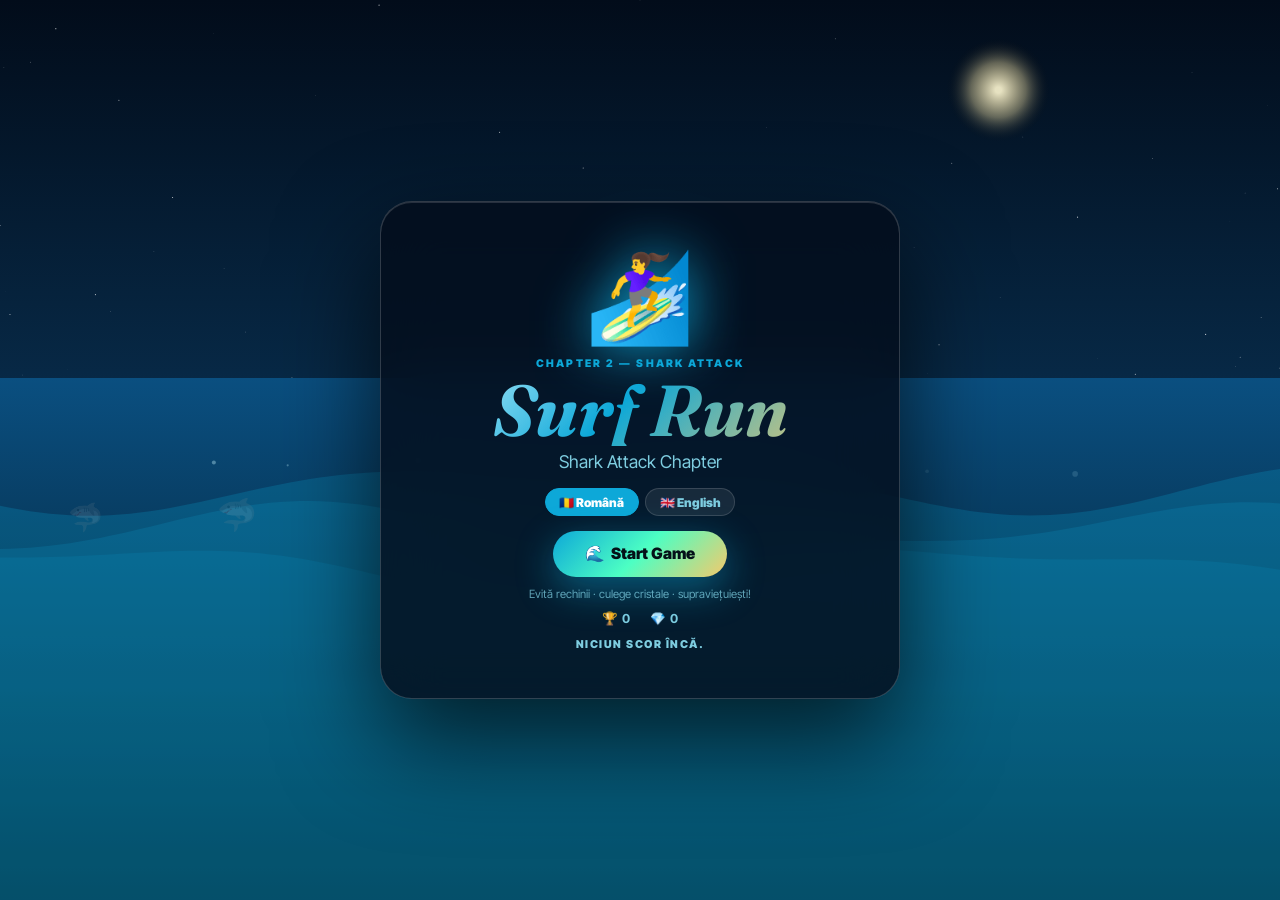
<file: index.html>
<!DOCTYPE html>
<html lang="ro">
<head>
<meta charset="UTF-8"/>
<meta name="viewport" content="width=device-width, initial-scale=1.0, user-scalable=no"/>
<title>Surf Run — Shark Attack</title>
<style>
@import url('https://fonts.googleapis.com/css2?family=Fraunces:ital,wght@0,900;1,900&family=Inter+Tight:wght@400;700;900&display=swap');
:root{
  --ocean:#051a2e;--deep:#041018;--wave:#0da8d8;--foam:#c2f2ff;
  --sand:#f5c96b;--coral:#ff5e62;--good:#4dffc3;--purple:#b06fff;
  --text:#f0faff;--muted:#7ecde0;--border:rgba(255,255,255,.14);
  --panel:rgba(4,18,36,.88);--shadow:0 20px 60px rgba(0,0,0,.6);
  --ctrl-h:70px;
}
*{box-sizing:border-box;margin:0;padding:0;-webkit-tap-highlight-color:transparent;}
html,body{height:100%;width:100%;overflow:hidden;}
body{font-family:'Inter Tight',system-ui,sans-serif;color:var(--text);background:var(--deep);}
button{border:0;cursor:pointer;font:inherit;}canvas{display:block;}

/* SPLASH */
#splash{position:fixed;inset:0;z-index:80;display:flex;align-items:center;justify-content:center;padding:1rem;overflow:hidden;}
#sc{position:absolute;inset:0;width:100%;height:100%;}
#splash.out{animation:splashOut .5s forwards;}
@keyframes splashOut{to{opacity:0;transform:scale(1.03);visibility:hidden;pointer-events:none;}}
.splash-card{
  position:relative;z-index:2;width:min(520px,100%);
  padding:clamp(1.4rem,4vw,2.6rem);text-align:center;
  border:1px solid rgba(255,255,255,.18);border-radius:32px;
  background:rgba(4,14,28,.84);
  box-shadow:0 40px 100px rgba(0,0,0,.7),inset 0 1px 0 rgba(255,255,255,.14);
  backdrop-filter:blur(28px);animation:cardIn .6s cubic-bezier(.22,1,.36,1) both;
}
@keyframes cardIn{from{opacity:0;transform:translateY(28px) scale(.96)}to{opacity:1;transform:none}}
.splash-icon{font-size:clamp(3rem,11vw,5.5rem);display:block;margin-bottom:.4rem;animation:surfFloat 2.4s ease-in-out infinite;filter:drop-shadow(0 0 28px rgba(13,168,216,.95));}
@keyframes surfFloat{0%,100%{transform:translateY(0) rotate(-4deg)}50%{transform:translateY(-15px) rotate(5deg)}}
.eyebrow{font-size:.66rem;font-weight:900;letter-spacing:.2em;text-transform:uppercase;color:var(--wave);margin-bottom:.3rem;}
.splash-card h1{font-family:'Fraunces',serif;font-style:italic;font-size:clamp(2.2rem,7vw,4.5rem);line-height:1;background:linear-gradient(135deg,#c2f2ff 0%,#0da8d8 45%,#f5c96b 100%);-webkit-background-clip:text;-webkit-text-fill-color:transparent;background-clip:text;}
.splash-tagline{font-size:clamp(.82rem,2vw,1.1rem);color:var(--muted);margin:.3rem 0 1rem;font-weight:400;}
.splash-lang{display:flex;gap:.4rem;justify-content:center;margin-bottom:.9rem;}
.splash-lang button{padding:.35rem .85rem;border-radius:999px;font-size:.76rem;font-weight:900;background:rgba(255,255,255,.08);border:1px solid var(--border);color:var(--muted);transition:all .18s;}
.splash-lang button.active{background:var(--wave);color:#fff;border-color:var(--wave);}
.start-btn{display:inline-flex;align-items:center;gap:.4rem;padding:.85rem 2rem;border-radius:999px;font-size:.98rem;font-weight:900;background:linear-gradient(135deg,#0da8d8,#4dffc3,#f5c96b);color:#041118;box-shadow:0 12px 38px rgba(13,168,216,.48);transition:transform .18s;position:relative;overflow:hidden;}
.start-btn::after{content:'';position:absolute;inset:0;background:linear-gradient(90deg,transparent,rgba(255,255,255,.32),transparent);transform:translateX(-100%);animation:shine 2.2s infinite;}
@keyframes shine{60%,100%{transform:translateX(120%)}0%{transform:translateX(-100%)}}
.start-btn:hover{transform:translateY(-3px);}
.splash-hint{font-size:.71rem;color:var(--muted);margin-top:.6rem;opacity:.75;}
.splash-hs{display:flex;justify-content:center;gap:1.2rem;margin:.65rem 0 0;font-size:.78rem;color:var(--muted);}
.splash-hs span{display:flex;align-items:center;gap:.28rem;font-weight:700;}

/* LEADERBOARD on splash */
.splash-lb{margin:.7rem 0 0;text-align:left;}
.splash-lb-title{font-size:.62rem;font-weight:900;letter-spacing:.14em;text-transform:uppercase;color:var(--muted);margin-bottom:.35rem;text-align:center;}
.lb-row{display:flex;align-items:center;gap:.5rem;padding:.28rem .5rem;border-radius:8px;font-size:.74rem;}
.lb-row:nth-child(odd){background:rgba(255,255,255,.04);}
.lb-rank{font-weight:900;color:var(--muted);width:16px;text-align:center;}
.lb-rank.gold{color:#f5c96b;}
.lb-score{font-weight:900;flex:1;}
.lb-skin{font-size:.9rem;}
.lb-date{font-size:.62rem;color:var(--muted);margin-left:auto;}

/* SHELL */
#shell{position:fixed;inset:0;display:flex;flex-direction:column;overflow:hidden;padding:.6rem;gap:.6rem;}
.topbar{flex-shrink:0;display:flex;justify-content:space-between;align-items:center;gap:.5rem;flex-wrap:wrap;padding:.55rem .85rem;border:1px solid var(--border);border-radius:18px;background:var(--panel);backdrop-filter:blur(18px);box-shadow:var(--shadow);}
.topbar-title{display:flex;align-items:center;gap:.6rem;}
.topbar h1{font-family:'Fraunces',serif;font-style:italic;font-size:clamp(1.1rem,2.5vw,1.55rem);background:linear-gradient(90deg,#c2f2ff,#0da8d8);-webkit-background-clip:text;-webkit-text-fill-color:transparent;background-clip:text;}
.mode-pill{padding:.18rem .6rem;border-radius:999px;font-size:.64rem;font-weight:900;background:linear-gradient(135deg,var(--wave),var(--good));color:#041118;}
.top-actions{display:flex;gap:.32rem;flex-wrap:wrap;}
.ghost-btn{padding:.42rem .75rem;border-radius:999px;font-size:.76rem;font-weight:700;border:1px solid var(--border);background:rgba(255,255,255,.07);color:var(--text);transition:all .18s;}
.ghost-btn:hover{background:rgba(255,255,255,.14);transform:translateY(-1px);}
.ghost-btn.snd-on{border-color:var(--good);color:var(--good);}

.layout{flex:1;min-height:0;display:grid;grid-template-columns:248px 1fr;gap:.6rem;}

/* PANEL */
.panel{display:flex;flex-direction:column;gap:.42rem;border:1px solid var(--border);border-radius:20px;background:var(--panel);backdrop-filter:blur(18px);box-shadow:var(--shadow);padding:.72rem;overflow-y:auto;scrollbar-width:none;}
.panel::-webkit-scrollbar{display:none;}
.panel h2{font-size:.66rem;font-weight:900;letter-spacing:.14em;text-transform:uppercase;color:var(--muted);margin-bottom:.18rem;}
.mode-grid{display:grid;grid-template-columns:1fr 1fr;gap:.32rem;}
.mode-btn{padding:.55rem .35rem;border-radius:12px;font-size:.72rem;font-weight:700;border:1px solid var(--border);background:rgba(255,255,255,.06);color:var(--text);transition:all .2s;}
.mode-btn:hover{transform:translateY(-2px);}
.mode-btn.active{background:linear-gradient(135deg,var(--wave),var(--good));color:#041118;border-color:transparent;}
.mission-list{list-style:none;display:flex;flex-direction:column;gap:.32rem;}
.mission-list li{padding:.48rem .58rem;border:1px solid var(--border);border-radius:11px;background:rgba(255,255,255,.04);transition:border-color .3s;}
.mission-list li.done-item{border-color:rgba(77,255,195,.28);}
.mission-list strong{display:block;font-size:.76rem;}
.mission-list small{display:block;margin-top:.12rem;color:var(--muted);font-size:.68rem;}
.mission-list .done{color:var(--good);}

/* achievements */
.ach-grid{display:grid;grid-template-columns:1fr 1fr;gap:.3rem;}
.ach-badge{padding:.42rem .35rem;border-radius:11px;border:1px solid var(--border);background:rgba(255,255,255,.04);text-align:center;font-size:.7rem;transition:all .25s;}
.ach-badge .ach-icon{font-size:1.2rem;display:block;margin-bottom:.15rem;filter:grayscale(1);opacity:.4;transition:all .3s;}
.ach-badge.earned .ach-icon{filter:none;opacity:1;}
.ach-badge.earned{border-color:rgba(245,201,107,.35);background:rgba(245,201,107,.07);}
.ach-badge .ach-name{font-size:.62rem;color:var(--muted);}
.ach-badge.earned .ach-name{color:var(--sand);}

.shop-grid{display:flex;flex-direction:column;gap:.32rem;}
.shop-item{width:100%;padding:.5rem .62rem;display:grid;grid-template-columns:auto 1fr auto;gap:.42rem;align-items:center;text-align:left;border:1px solid var(--border);border-radius:12px;background:rgba(255,255,255,.05);color:var(--text);font-weight:700;font-size:.76rem;transition:all .2s;}
.shop-item:hover{transform:translateY(-2px);}
.shop-item.equipped{border-color:var(--good);box-shadow:0 0 14px rgba(77,255,195,.18);}
.shop-item small{color:var(--muted);font-weight:400;font-size:.7rem;}
.powerup-grid{display:grid;grid-template-columns:1fr 1fr;gap:.32rem;}
.powerup-btn{padding:.55rem .35rem;border-radius:12px;font-size:.68rem;font-weight:700;text-align:center;border:1px solid var(--border);background:rgba(255,255,255,.06);color:var(--text);transition:all .2s;display:flex;flex-direction:column;align-items:center;gap:.12rem;}
.powerup-btn:hover{transform:translateY(-2px);}
.powerup-btn .cost{font-size:.62rem;color:var(--muted);font-weight:400;}
.danger-btn{padding:.58rem .85rem;border-radius:999px;background:rgba(255,94,98,.12);border:1px solid rgba(255,94,98,.32);color:var(--coral);font-weight:700;font-size:.72rem;transition:all .18s;}
.danger-btn:hover{background:rgba(255,94,98,.22);}

/* GAME AREA */
.game-area{display:flex;flex-direction:column;gap:.48rem;border:1px solid var(--border);border-radius:20px;background:var(--panel);backdrop-filter:blur(18px);box-shadow:var(--shadow);padding:.72rem;min-height:0;}
.hud{display:grid;grid-template-columns:repeat(5,1fr);gap:.42rem;flex-shrink:0;}
.hud-cell{padding:.45rem .32rem;border:1px solid var(--border);border-radius:11px;background:rgba(255,255,255,.07);text-align:center;}
.hud-cell span{display:block;font-size:.54rem;font-weight:900;letter-spacing:.09em;text-transform:uppercase;color:var(--muted);}
.hud-cell strong{font-size:1.05rem;font-weight:900;}
.hud-cell.danger strong{color:var(--coral);animation:hpulse .5s infinite alternate;}
@keyframes hpulse{to{transform:scale(1.12)}}
.hud-cell.good strong{color:var(--good);}
.level-bar-wrap{flex-shrink:0;display:flex;align-items:center;gap:.45rem;padding:0 .12rem;}
.level-label{font-size:.62rem;font-weight:900;color:var(--muted);white-space:nowrap;}
.level-bar-bg{flex:1;height:5px;border-radius:99px;background:rgba(255,255,255,.1);}
.level-bar-fg{height:100%;border-radius:99px;background:linear-gradient(90deg,var(--wave),var(--good));transition:width .4s;}
#game-wrap{flex:1;min-height:0;position:relative;}
#gameCanvas{width:100%;height:100%;border-radius:14px;border:1px solid var(--border);}

/* OVERLAY */
.overlay{position:absolute;inset:auto .7rem .7rem;z-index:20;padding:.75rem 1rem;text-align:center;border:1px solid var(--border);border-radius:15px;background:rgba(3,12,24,.84);backdrop-filter:blur(18px);animation:ovIn .28s cubic-bezier(.22,1,.36,1);}
.overlay.hidden{display:none;}
@keyframes ovIn{from{opacity:0;transform:translateY(8px)}to{opacity:1;transform:none}}
.overlay h2{font-size:.92rem;font-weight:900;}
.overlay p{font-size:.76rem;color:var(--muted);margin-top:.26rem;}

/* GAME OVER STATS overlay */
.gameover-stats{display:grid;grid-template-columns:1fr 1fr;gap:.35rem;margin:.55rem 0 .5rem;}
.go-stat{padding:.35rem .4rem;border-radius:10px;background:rgba(255,255,255,.06);border:1px solid var(--border);text-align:center;}
.go-stat span{display:block;font-size:.58rem;color:var(--muted);text-transform:uppercase;letter-spacing:.08em;}
.go-stat strong{font-size:.92rem;font-weight:900;}
.restart-btn{display:inline-flex;align-items:center;gap:.35rem;padding:.6rem 1.4rem;border-radius:999px;font-size:.84rem;font-weight:900;background:linear-gradient(135deg,var(--wave),var(--good));color:#041118;margin-top:.4rem;transition:transform .18s;}
.restart-btn:hover{transform:translateY(-2px);}
.record-badge{display:inline-block;padding:.22rem .7rem;border-radius:999px;background:linear-gradient(135deg,#f5c96b,#ff9f00);color:#041118;font-size:.7rem;font-weight:900;margin-top:.35rem;}

/* COUNTDOWN */
#countdown{
  position:absolute;inset:0;z-index:25;
  display:flex;align-items:center;justify-content:center;
  pointer-events:none;
}
#countdown.hidden{display:none;}
.cd-num{
  font-family:'Fraunces',serif;font-style:italic;
  font-size:clamp(5rem,20vw,9rem);font-weight:900;
  background:linear-gradient(135deg,#c2f2ff,#0da8d8,#f5c96b);
  -webkit-background-clip:text;-webkit-text-fill-color:transparent;background-clip:text;
  filter:drop-shadow(0 0 40px rgba(13,168,216,.8));
  animation:cdPop .8s cubic-bezier(.22,1,.36,1) both;
}
@keyframes cdPop{0%{opacity:0;transform:scale(2.2)}70%{opacity:1;transform:scale(.92)}100%{transform:scale(1)}}

/* SCREEN FLASH */
#flash{position:absolute;inset:0;z-index:22;border-radius:14px;pointer-events:none;opacity:0;}
#flash.green{animation:flashGreen .35s forwards;}
#flash.red{animation:flashRed .4s forwards;}
#flash.gold{animation:flashGold .5s forwards;}
@keyframes flashGreen{0%{opacity:.28;background:rgba(77,255,195,.4)}100%{opacity:0}}
@keyframes flashRed{0%{opacity:.35;background:rgba(255,94,98,.45)}100%{opacity:0}}
@keyframes flashGold{0%{opacity:.38;background:rgba(245,201,107,.45)}100%{opacity:0}}

/* LEVEL UP flash */
#levelup-flash{position:absolute;inset:0;z-index:19;border-radius:14px;background:rgba(13,168,216,.18);pointer-events:none;opacity:0;}
#levelup-flash.pop{animation:lvlPop .55s forwards;}
@keyframes lvlPop{0%{opacity:1}100%{opacity:0}}

/* COMBO */
#combo-badge{position:absolute;top:.7rem;right:.7rem;z-index:18;padding:.28rem .68rem;border-radius:999px;font-size:.72rem;font-weight:900;background:linear-gradient(135deg,var(--wave),var(--good));color:#041118;opacity:0;transform:scale(.8);transition:opacity .2s,transform .2s;pointer-events:none;}
#combo-badge.show{opacity:1;transform:scale(1);}

/* BOSS HP bar */
#boss-bar-wrap{position:absolute;top:.7rem;left:.7rem;right:3.5rem;z-index:18;display:none;}
#boss-bar-wrap.show{display:block;}
.boss-bar-label{font-size:.58rem;font-weight:900;color:var(--coral);letter-spacing:.12em;text-transform:uppercase;margin-bottom:.2rem;}
.boss-bar-bg{height:7px;border-radius:99px;background:rgba(255,255,255,.12);}
.boss-bar-fg{height:100%;border-radius:99px;background:linear-gradient(90deg,#ff5e62,#ff9f00);transition:width .35s;}

/* mobile controls */
.mobile-controls{display:none;}

/* MOBILE ≤768 */
@media(max-width:768px){
  #shell{padding:.28rem;gap:.28rem;}
  .topbar{padding:.35rem .6rem;border-radius:13px;}
  .topbar h1{font-size:1.05rem;}
  .mode-pill{display:none;}
  .ghost-btn{padding:.32rem .55rem;font-size:.7rem;}
  .layout{display:block;flex:1;min-height:0;position:relative;}
  .game-area{position:absolute;inset:0;border-radius:13px;padding:.38rem;gap:.28rem;}
  .hud{grid-template-columns:repeat(5,1fr);gap:.2rem;}
  .hud-cell{padding:.26rem .16rem;border-radius:8px;background:rgba(4,14,28,.68);border-color:rgba(255,255,255,.1);}
  .hud-cell span{font-size:.47rem;letter-spacing:.05em;}
  .hud-cell strong{font-size:.82rem;}
  .level-bar-wrap{padding:0;}
  .level-bar-bg{height:3px;}
  .level-label{font-size:.55rem;}
  #game-wrap{flex:1;min-height:0;}
  #gameCanvas{border-radius:9px;}
  .mobile-controls{flex-shrink:0;display:grid;grid-template-columns:1fr auto 1fr;gap:.3rem;}
  .mobile-controls button{padding:0;height:var(--ctrl-h);border-radius:13px;font-size:1.55rem;font-weight:900;background:rgba(255,255,255,.09);border:1px solid var(--border);color:var(--text);transition:background .12s,transform .1s;display:flex;align-items:center;justify-content:center;}
  .mobile-controls button:active{background:rgba(13,168,216,.3);transform:scale(.94);}
  #shieldBtn{width:62px;justify-self:center;}
  .panel{position:fixed;bottom:0;left:0;right:0;z-index:40;max-height:72vh;border-radius:22px 22px 0 0;padding:.9rem;gap:.5rem;transform:translateY(calc(100% - 42px));transition:transform .38s cubic-bezier(.22,1,.36,1);border:1px solid var(--border);border-bottom:none;touch-action:none;}
  .panel.open{transform:translateY(0);}
  .panel::before{content:'';display:block;flex-shrink:0;width:38px;height:4px;border-radius:999px;background:rgba(255,255,255,.26);margin:0 auto -.05rem;}
  .panel-tab{flex-shrink:0;display:flex;align-items:center;justify-content:center;gap:.45rem;font-size:.7rem;font-weight:900;color:var(--muted);letter-spacing:.1em;text-transform:uppercase;padding:.18rem 0 .4rem;cursor:pointer;user-select:none;}
  .panel-tab-icon{transition:transform .3s;}
  .panel.open .panel-tab-icon{transform:rotate(180deg);}
  .panel-body{overflow-y:auto;flex:1;display:flex;flex-direction:column;gap:.48rem;}
  .panel:not(.open) .panel-body{overflow:hidden;}
  .overlay{inset:auto .45rem .45rem;padding:.6rem .75rem;border-radius:13px;}
  #boss-bar-wrap{top:.5rem;left:.5rem;right:3.2rem;}
}
@media(max-width:380px){
  .hud-cell strong{font-size:.72rem;}
  .mobile-controls button{height:58px;font-size:1.3rem;}
}
</style>
</head>
<body>

<!-- SPLASH -->
<div id="splash">
  <canvas id="sc"></canvas>
  <div class="splash-card">
    <span class="splash-icon">🏄‍♀️</span>
    <p class="eyebrow">Chapter 2 — Shark Attack</p>
    <h1>Surf Run</h1>
    <p class="splash-tagline" id="splashTagline">Shark Attack Chapter</p>
    <div class="splash-lang">
      <button id="btnRo" class="active" onclick="setSplashLang('ro')">🇷🇴 Română</button>
      <button id="btnEn" onclick="setSplashLang('en')">🇬🇧 English</button>
    </div>
    <button class="start-btn" id="startBtn"><span>🌊</span><span id="startLabel">Start Game</span></button>
    <p class="splash-hint" id="splashHint">Evită rechinii · culege cristale · supraviețuiești!</p>
    <div class="splash-hs">
      <span>🏆 <span id="splashBest">0</span></span>
      <span>💎 <span id="splashCrystals">0</span></span>
    </div>
    <div class="splash-lb" id="splashLb"></div>
  </div>
</div>

<!-- SHELL -->
<div id="shell">
  <header class="topbar">
    <div class="topbar-title">
      <h1>Surf Run</h1>
      <span class="mode-pill" id="modePill">Story</span>
    </div>
    <div class="top-actions">
      <button class="ghost-btn" id="langBtn">RO/EN</button>
      <button class="ghost-btn" id="pauseBtn" data-i18n="pause">Pauză</button>
      <button class="ghost-btn" id="soundBtn">🔊</button>
    </div>
  </header>

  <main class="layout">
    <aside class="panel" id="panel">
      <div class="panel-tab" id="panelTab"><span id="panelTabLabel">MENU</span><span class="panel-tab-icon">▲</span></div>
      <div class="panel-body">
        <h2 data-i18n="modes">Moduri de joc</h2>
        <div class="mode-grid">
          <button class="mode-btn active" data-mode="story">🌊 Story</button>
          <button class="mode-btn" data-mode="endless">♾️ Endless</button>
          <button class="mode-btn" data-mode="shark">🦈 Sharks</button>
          <button class="mode-btn" data-mode="storm">⛈️ Storm</button>
        </div>
        <h2 data-i18n="powers">Powerup-uri</h2>
        <div class="powerup-grid">
          <button class="powerup-btn" id="buyShield"><span>🛡️</span><span data-i18n="shieldName">Scut</span><span class="cost">20 💎</span></button>
          <button class="powerup-btn" id="buySlowmo"><span>⏱️</span><span data-i18n="slowName">Slow-Mo</span><span class="cost">35 💎</span></button>
          <button class="powerup-btn" id="buyMagnet"><span>🧲</span><span data-i18n="magnetName">Magnet</span><span class="cost">30 💎</span></button>
          <button class="powerup-btn" id="buyExtra"><span>❤️</span><span data-i18n="extraName">+1 Viață</span><span class="cost">50 💎</span></button>
        </div>
        <h2 data-i18n="missions">Misiuni</h2>
        <ul id="missionList" class="mission-list"></ul>
        <h2 data-i18n="achievements">Achievements</h2>
        <div class="ach-grid" id="achGrid"></div>
        <h2 data-i18n="shop">Shop</h2>
        <div class="shop-grid">
          <button class="shop-item" data-skin="classic"><span>🏄‍♀️</span><strong>Surf Girl</strong><small>Free</small></button>
          <button class="shop-item" data-skin="dude"><span>🏄‍♂️</span><strong>Surf Dude</strong><small>60 💎</small></button>
          <button class="shop-item" data-skin="dolphin"><span>🐬</span><strong>Dolphin</strong><small>120 💎</small></button>
          <button class="shop-item" data-skin="rocket"><span>🚀</span><strong>Rocket</strong><small>200 💎</small></button>
          <button class="shop-item" data-skin="shark2"><span>🦈</span><strong>Shark Rider</strong><small>350 💎</small></button>
        </div>
        <button id="resetBtn" class="danger-btn" data-i18n="reset">Reset progres</button>
      </div>
    </aside>

    <section class="game-area">
      <div class="hud">
        <div class="hud-cell" id="hudScore"><span data-i18n="score">Scor</span><strong id="scoreEl">0</strong></div>
        <div class="hud-cell" id="hudCrystals"><span>💎</span><strong id="crystalsEl">0</strong></div>
        <div class="hud-cell" id="hudLives"><span data-i18n="lives">Vieți</span><strong id="livesEl">3</strong></div>
        <div class="hud-cell"><span data-i18n="best">Best</span><strong id="bestEl">0</strong></div>
        <div class="hud-cell"><span>Lvl</span><strong id="levelEl">1</strong></div>
      </div>
      <div class="level-bar-wrap">
        <span class="level-label">XP</span>
        <div class="level-bar-bg"><div class="level-bar-fg" id="xpBar" style="width:0%"></div></div>
        <span class="level-label" id="xpRight">0/100</span>
      </div>
      <div id="game-wrap">
        <canvas id="gameCanvas"></canvas>
        <div class="overlay hidden" id="overlay">
          <h2 id="overlayTitle"></h2>
          <p id="overlayText"></p>
          <div class="gameover-stats hidden" id="goStats">
            <div class="go-stat"><span>Score</span><strong id="goScore">0</strong></div>
            <div class="go-stat"><span>💎</span><strong id="goCrystals">0</strong></div>
            <div class="go-stat"><span>🦈 Evitați</span><strong id="goSharks">0</strong></div>
            <div class="go-stat"><span>Max Combo</span><strong id="goCombo">0</strong></div>
          </div>
          <div id="goRecord" style="display:none"><span class="record-badge">🏆 Record nou!</span></div>
          <br><button class="restart-btn hidden" id="restartBtn">🌊 <span id="restartLabel">Restart</span></button>
        </div>
        <div id="combo-badge">COMBO ×2</div>
        <div id="boss-bar-wrap"><div class="boss-bar-label">🦈 BOSS SHARK</div><div class="boss-bar-bg"><div class="boss-bar-fg" id="bossBarFg" style="width:100%"></div></div></div>
        <div id="levelup-flash"></div>
        <div id="flash"></div>
        <div id="countdown" class="hidden"><span class="cd-num" id="cdNum">3</span></div>
      </div>
      <div class="mobile-controls">
        <button id="leftBtn">←</button>
        <button id="shieldBtn">🛡️</button>
        <button id="rightBtn">→</button>
      </div>
    </section>
  </main>
</div>

<script>
// ══════ I18N ══════════════════════════════════════════════
const T={
  ro:{
    pause:"Pauză",resume:"Continuă",modes:"Moduri de joc",missions:"Misiuni",
    achievements:"Achievements",shop:"Shop",reset:"Reset progres",
    powers:"Powerup-uri",shieldName:"Scut",slowName:"Slow-Mo",magnetName:"Magnet",extraName:"+1 Viață",
    score:"Scor",crystals:"💎",lives:"Vieți",best:"Best",
    ready:"Gata? 🌊",instructions:"← → sau swipe · sus = scut",
    gameOver:"Game Over 🦈",gameOverSub:"Run terminat",
    newRecord:"🏆 Nou record personal!",
    paused:"Pauză 🏄",pausedText:"Apasă Continuă.",
    shieldReady:"Scut activat! 🛡️",noCrystals:"Ai nevoie de 20 💎.",
    slowReady:"Slow-Mo! ⏱️",noSlow:"Ai nevoie de 35 💎.",
    magnetReady:"Magnet! 🧲",noMagnet:"Ai nevoie de 30 💎.",
    extraLife:"❤️ +1 Viață!",noExtra:"Ai nevoie de 50 💎.",
    bought:"Skin cumpărat! ✨",equipped:"Skin echipat! ✨",needMore:"Nu ai suficiente 💎.",
    m1:"Colectează 20 💎",m2:"Scor 300",m3:"Evită 5 rechini la rând",m4:"Level 5",m5:"Supraviețuiește furtunii",
    reward:"Recompensă",levelUp:"LEVEL UP! 🎉",
    bossWarning:"🦈 BOSS SHARK SE APROPIE!",bossDefeated:"Boss eliminat! 💪",
    startLabel:"Start Game",splashHint:"Evită rechinii · culege cristale · supraviețuiești!",
    splashTagline:"Shark Attack Chapter",restartLabel:"Restart",
    lbTitle:"TOP SCORURI",noScores:"Niciun scor încă.",
    achFirst:"Prima cristală",achCombo:"Combo ×5",achBoss:"Boss Ucis",achSurvivor:"Supraviețuitor",
    achSpeed:"Viteza max",achShark:"Rider de rechini"
  },
  en:{
    pause:"Pause",resume:"Resume",modes:"Game modes",missions:"Missions",
    achievements:"Achievements",shop:"Shop",reset:"Reset progress",
    powers:"Powerups",shieldName:"Shield",slowName:"Slow-Mo",magnetName:"Magnet",extraName:"+1 Life",
    score:"Score",crystals:"💎",lives:"Lives",best:"Best",
    ready:"Ready? 🌊",instructions:"← → or swipe · swipe up = shield",
    gameOver:"Game Over 🦈",gameOverSub:"Run finished",
    newRecord:"🏆 New personal record!",
    paused:"Paused 🏄",pausedText:"Press Resume.",
    shieldReady:"Shield on! 🛡️",noCrystals:"Need 20 💎.",
    slowReady:"Slow-Mo! ⏱️",noSlow:"Need 35 💎.",
    magnetReady:"Magnet! 🧲",noMagnet:"Need 30 💎.",
    extraLife:"❤️ +1 Life!",noExtra:"Need 50 💎.",
    bought:"Skin bought! ✨",equipped:"Skin equipped! ✨",needMore:"Not enough 💎.",
    m1:"Collect 20 💎",m2:"Reach score 300",m3:"Dodge 5 sharks in a row",m4:"Reach Level 5",m5:"Survive the storm",
    reward:"Reward",levelUp:"LEVEL UP! 🎉",
    bossWarning:"🦈 BOSS SHARK INCOMING!",bossDefeated:"Boss defeated! 💪",
    startLabel:"Start Game",splashHint:"Dodge sharks · collect crystals · survive!",
    splashTagline:"Shark Attack Chapter",restartLabel:"Restart",
    lbTitle:"TOP SCORES",noScores:"No scores yet.",
    achFirst:"First crystal",achCombo:"Combo ×5",achBoss:"Boss slayer",achSurvivor:"Survivor",
    achSpeed:"Max speed",achShark:"Shark rider"
  }
};
const PRICES={classic:0,dude:60,dolphin:120,rocket:200,shark2:350};
const SKINS={classic:"🏄‍♀️",dude:"🏄‍♂️",dolphin:"🐬",rocket:"🚀",shark2:"🦈"};
const LANES_PCT=[22,50,78];

const ACHIEVEMENTS=[
  {id:'first',icon:'💎',nameKey:'achFirst',check:s=>s.totalCrystals>=1},
  {id:'combo5',icon:'🔥',nameKey:'achCombo',check:s=>s.maxCombo>=5},
  {id:'boss',icon:'🦈',nameKey:'achBoss',check:s=>s.bossKills>=1},
  {id:'survivor',icon:'🛡️',nameKey:'achSurvivor',check:s=>s.score>=500&&s.lives>0},
  {id:'speed',icon:'⚡',nameKey:'achSpeed',check:s=>s.level>=8},
  {id:'sharkrider',icon:'🤙',nameKey:'achShark',check:s=>s.skin==='shark2'&&s.score>=100},
];

// ══════ STATE ══════════════════════════════════════════════
const S={
  lang:localStorage.getItem('srLang')||'ro',
  sound:localStorage.getItem('srSound')!=='0',
  started:false,paused:false,gameOver:false,countdown:false,
  mode:'story',lane:1,
  score:0,crystals:Number(localStorage.getItem('srCrystals')||0),
  lives:3,best:Number(localStorage.getItem('srBest')||0),
  level:1,xp:0,xpNext:100,speed:2.5,
  spawnTimer:0,waveTimer:0,windTimer:0,
  stormTimer:0,stormActive:false,stormAlpha:0,
  shieldActive:false,shieldTimer:0,
  slowActive:false,slowTimer:0,
  magnetActive:false,magnetTimer:0,
  combo:0,comboTimer:0,maxCombo:0,
  sharkDodgeStreak:0,totalCrystals:0,bossKills:0,
  skin:localStorage.getItem('srSkin')||'classic',
  owned:JSON.parse(localStorage.getItem('srOwned')||'["classic"]'),
  missions:JSON.parse(localStorage.getItem('srMissions')||JSON.stringify({m1:false,m2:false,m3:false,m4:false,m5:false})),
  achs:JSON.parse(localStorage.getItem('srAchs')||'[]'),
  entities:[],particles:[],waveOff:0,lastTime:0,shake:0,
  newRecord:false,
  // run stats
  runCrystals:0,runSharks:0,runMaxCombo:0,
  // boss
  bossActive:false,bossHP:0,bossMaxHP:5,bossLane:1,bossY:-20,bossMoveTimer:0,
  // music
  musicNodes:[],musicTime:0,
  // day cycle
  dayPhase:0 // 0=dawn 1=day 2=dusk 3=night
};
function t(k){return(T[S.lang]||T.ro)[k]||k;}
function save(){
  localStorage.setItem('srLang',S.lang);localStorage.setItem('srSound',S.sound?'1':'0');
  localStorage.setItem('srCrystals',S.crystals);localStorage.setItem('srBest',S.best);
  localStorage.setItem('srSkin',S.skin);localStorage.setItem('srOwned',JSON.stringify(S.owned));
  localStorage.setItem('srMissions',JSON.stringify(S.missions));
  localStorage.setItem('srAchs',JSON.stringify(S.achs));
}

// ══════ LEADERBOARD ════════════════════════════════════════
function getLB(){return JSON.parse(localStorage.getItem('srLB')||'[]');}
function saveLBEntry(score,skin){
  const lb=getLB();
  lb.push({score,skin,date:new Date().toLocaleDateString('ro-RO',{day:'2-digit',month:'2-digit'})});
  lb.sort((a,b)=>b.score-a.score);
  if(lb.length>5)lb.length=5;
  localStorage.setItem('srLB',JSON.stringify(lb));
}
function renderLB(){
  const lb=getLB();
  const cont=document.getElementById('splashLb');
  if(!lb.length){cont.innerHTML=`<p class="splash-lb-title" style="color:var(--muted);font-size:.68rem;margin-top:.5rem;text-align:center">${t('noScores')}</p>`;return;}
  cont.innerHTML=`<p class="splash-lb-title">${t('lbTitle')}</p>`+
    lb.map((e,i)=>`<div class="lb-row"><span class="lb-rank ${i===0?'gold':''}">${i===0?'🥇':i+1}</span><span class="lb-skin">${SKINS[e.skin]||'🏄‍♀️'}</span><span class="lb-score">${e.score}</span><span class="lb-date">${e.date}</span></div>`).join('');
}

// ══════ AUDIO ══════════════════════════════════════════════
let AC=null,ambSrc=null,musicNodes=[];
function ac(){if(!AC)AC=new(window.AudioContext||window.webkitAudioContext)();if(AC.state==='suspended')AC.resume();return AC;}
function tone(freq,type,dur,vol=.22,delay=0){
  if(!S.sound)return;
  try{const a=ac(),o=a.createOscillator(),g=a.createGain();
    o.connect(g);g.connect(a.destination);o.type=type;
    o.frequency.setValueAtTime(freq,a.currentTime+delay);
    g.gain.setValueAtTime(vol,a.currentTime+delay);
    g.gain.exponentialRampToValueAtTime(.001,a.currentTime+delay+dur);
    o.start(a.currentTime+delay);o.stop(a.currentTime+delay+dur);}catch(e){}
}
function noise(dur,vol,lp){
  if(!S.sound)return;
  try{const a=ac(),b=a.createBuffer(1,~~(a.sampleRate*dur),a.sampleRate),d=b.getChannelData(0);
    for(let i=0;i<d.length;i++)d[i]=(Math.random()*2-1)*Math.pow(1-i/d.length,1.05)*.85;
    const s=a.createBufferSource(),f=a.createBiquadFilter(),g=a.createGain();
    f.type='lowpass';f.frequency.value=lp||350;s.buffer=b;s.connect(f);f.connect(g);g.connect(a.destination);
    g.gain.setValueAtTime(vol,a.currentTime);g.gain.exponentialRampToValueAtTime(.001,a.currentTime+dur);s.start();}catch(e){}
}
function playCrystal(){if(!S.sound)return;[880,1100,1320,1760].forEach((f,i)=>tone(f,'sine',.2,.13,i*.03));}
function playSharkBite(){noise(.25,.7,370);}
function playBossRoar(){if(!S.sound)return;noise(.6,.9,200);setTimeout(()=>noise(.4,.6,150),200);}
function playShield(){[440,550,660,880].forEach((f,i)=>tone(f,'sine',.17,.17,i*.036));}
function playSlowmo(){[300,240,200].forEach((f,i)=>tone(f,'sawtooth',.26,.13,i*.052));}
function playMagnet(){[600,700,800].forEach((f,i)=>tone(f,'sine',.15,.13,i*.036));}
function playLevelUp(){[523,659,784,1047].forEach((f,i)=>tone(f,'sine',.3,.18,i*.062));}
function playGameOver(){[440,330,220,165,110].forEach((f,i)=>tone(f,'sawtooth',.34,.16,i*.105));}
function playWaveSfx(){noise(.55,.36,240);}
function playCountNum(){tone(660,'sine',.18,.28);}
function playCountGo(){[523,659,784].forEach((f,i)=>tone(f,'sine',.22,.25,i*.04));}

// procedural music loop
function startMusic(){
  if(!S.sound||musicNodes.length)return;
  try{
    const a=ac();
    const masterGain=a.createGain();masterGain.gain.value=0;masterGain.connect(a.destination);
    masterGain.gain.linearRampToValueAtTime(.28,a.currentTime+2);
    // bass drone
    const bass=a.createOscillator(),bassG=a.createGain();
    bass.type='sine';bass.frequency.value=55;bassG.gain.value=.18;
    bass.connect(bassG);bassG.connect(masterGain);bass.start();
    // arp
    const arp=a.createOscillator(),arpG=a.createGain(),arpLFO=a.createOscillator();
    arp.type='triangle';arp.frequency.value=220;arpG.gain.value=.12;
    arpLFO.type='sine';arpLFO.frequency.value=4;
    const lfoG=a.createGain();lfoG.gain.value=30;
    arpLFO.connect(lfoG);lfoG.connect(arp.frequency);
    arp.connect(arpG);arpG.connect(masterGain);arp.start();arpLFO.start();
    // hi rhythm
    const hir=a.createOscillator(),hirG=a.createGain(),hirLFO=a.createOscillator();
    hir.type='sawtooth';hir.frequency.value=330;hirG.gain.value=.06;
    hirLFO.type='square';hirLFO.frequency.value=2;
    const hirLG=a.createGain();hirLG.gain.value=.06;
    hirLFO.connect(hirLG);hirLG.connect(hirG.gain);
    hir.connect(hirG);hirG.connect(masterGain);hir.start();hirLFO.start();
    musicNodes=[masterGain,bass,arp,arpLFO,hir,hirLFO];
  }catch(e){}
}
function stopMusic(){
  musicNodes.forEach(n=>{try{n.stop?n.stop():n.disconnect();}catch(e){}});
  musicNodes=[];
}
function updateMusicIntensity(){
  if(!musicNodes.length)return;
  try{
    const g=musicNodes[0];const intensity=Math.min(1,S.score/800)*(S.stormActive?1.4:1)*(S.slowActive?.6:1);
    g.gain.setTargetAtTime(.12+intensity*.3,ac().currentTime,.5);
    if(musicNodes[2])musicNodes[2].frequency.setTargetAtTime(220+intensity*180,ac().currentTime,.8);
  }catch(e){}
}
function startAmbient(){
  if(!S.sound||ambSrc)return;
  try{const a=ac(),sr=a.sampleRate,len=sr*3.5,b=a.createBuffer(2,len,sr);
    for(let c=0;c<2;c++){const d=b.getChannelData(c);for(let i=0;i<d.length;i++){const tt=i/sr;d[i]=(Math.random()*2-1)*.08*(0.5+0.5*Math.sin(tt*.5*Math.PI+c));}}
    ambSrc=a.createBufferSource();const f=a.createBiquadFilter(),g=a.createGain();
    f.type='lowpass';f.frequency.value=160;g.gain.value=.4;
    ambSrc.buffer=b;ambSrc.loop=true;ambSrc.connect(f);f.connect(g);g.connect(a.destination);ambSrc.start();}catch(e){}
}
function stopAmbient(){if(ambSrc){try{ambSrc.stop();}catch(e){}ambSrc=null;}}
function stopAllAudio(){stopAmbient();stopMusic();}

// ══════ CANVAS ═════════════════════════════════════════════
const cv=document.getElementById('gameCanvas'),cx=cv.getContext('2d');
const sc2=document.getElementById('sc'),scx=sc2.getContext('2d');
function resize(){
  const r=document.getElementById('game-wrap').getBoundingClientRect(),dpr=devicePixelRatio||1;
  cv.width=r.width*dpr;cv.height=r.height*dpr;cv.style.width=r.width+'px';cv.style.height=r.height+'px';
  cx.resetTransform();cx.scale(dpr,dpr);
}
new ResizeObserver(resize).observe(document.getElementById('game-wrap'));
function resizeSpl(){
  const dpr=devicePixelRatio||1;sc2.width=innerWidth*dpr;sc2.height=innerHeight*dpr;
  sc2.style.width=innerWidth+'px';sc2.style.height=innerHeight+'px';scx.resetTransform();scx.scale(dpr,dpr);
}
window.addEventListener('resize',resizeSpl);resizeSpl();
function gW(){return cv.width/(devicePixelRatio||1);}
function gH(){return cv.height/(devicePixelRatio||1);}

// ══════ SPLASH ANIM ════════════════════════════════════════
let sT=0;
const sWaves=[{y:.54,spd:.36,off:0,a:.2},{y:.59,spd:.5,off:1.4,a:.14},{y:.63,spd:.68,off:2.7,a:.1}];
const sSharks=[{x:80,spd:.72,sz:28},{x:420,spd:.48,sz:22},{x:230,spd:.88,sz:32}];
function drawSplash(ts){
  if(!document.getElementById('splash').classList.contains('out'))requestAnimationFrame(drawSplash);
  sT=ts*.001;const W=innerWidth,H=innerHeight;scx.clearRect(0,0,W,H);
  const sk=scx.createLinearGradient(0,0,0,H);sk.addColorStop(0,'#020c1a');sk.addColorStop(.5,'#082e4e');sk.addColorStop(1,'#041524');
  scx.fillStyle=sk;scx.fillRect(0,0,W,H);
  scx.fillStyle='rgba(255,255,255,.7)';
  for(let i=0;i<52;i++){const sx=(Math.sin(i*137.5)*W+W)/2,sy=Math.abs(Math.sin(i*97.3))*H*.42;scx.beginPath();scx.arc(sx,sy,.38+Math.sin(sT*1.7+i)*.22,0,Math.PI*2);scx.fill();}
  const mg=scx.createRadialGradient(W*.78,H*.1,3,W*.78,H*.1,52);mg.addColorStop(0,'rgba(255,248,210,.9)');mg.addColorStop(.5,'rgba(255,235,170,.38)');mg.addColorStop(1,'transparent');
  scx.fillStyle=mg;scx.beginPath();scx.arc(W*.78,H*.1,52,0,Math.PI*2);scx.fill();
  const oc=scx.createLinearGradient(0,H*.42,0,H);oc.addColorStop(0,'#0a4f80');oc.addColorStop(.6,'#052840');oc.addColorStop(1,'#010a14');
  scx.fillStyle=oc;scx.fillRect(0,H*.42,W,H);
  sWaves.forEach(w=>{scx.beginPath();scx.moveTo(0,H*w.y);for(let x=0;x<=W;x+=10){const dy=Math.sin(x*.007+sT*w.spd+w.off)*20+Math.sin(x*.013+sT*w.spd*.65)*10;scx.lineTo(x,H*w.y+dy);}scx.lineTo(W,H);scx.lineTo(0,H);scx.closePath();scx.fillStyle=`rgba(13,168,216,${w.a+Math.sin(sT*.38)*.03})`;scx.fill();});
  sSharks.forEach(sh=>{sh.x+=sh.spd;if(sh.x>W+62)sh.x=-62;const bob=Math.sin(sT*1.1+sh.x*.012)*5;scx.save();scx.translate(sh.x,H*.58+bob);scx.font=sh.sz+'px serif';scx.textAlign='center';scx.textBaseline='middle';scx.fillText('🦈',0,0);scx.restore();});
  for(let i=0;i<7;i++){const fx=(Math.sin(sT*.68+i*62)*W*.34+W*.5),fy=H*.52+Math.sin(sT*1.1+i*38)*10;scx.fillStyle=`rgba(194,242,255,${.24+Math.sin(sT*1.7+i)*.14})`;scx.beginPath();scx.arc(fx,fy,2+Math.sin(sT+i)*1.1,0,Math.PI*2);scx.fill();}
}
requestAnimationFrame(drawSplash);

// ══════ GAME DRAW ══════════════════════════════════════════
const PLAYER_Y=.82;
function laneX(l){const W=gW(),tw=Math.min(W*.8,440);return(W-tw)/2+tw*LANES_PCT[l]/100;}

// day/night colors
const DAY_PHASES=[
  {sky0:'#1a3a5e',sky1:'#c97a3a',oc0:'#1a7a9a',oc1:'#0a3a62',name:'dawn'},
  {sky0:'#0a2a48',sky1:'#1068a0',oc0:'#0a5888',oc1:'#021020',name:'day'},
  {sky0:'#3a1a2e',sky1:'#c84a1a',oc0:'#3a5060',oc1:'#0a1828',name:'dusk'},
  {sky0:'#020810',sky1:'#081830',oc0:'#051828',oc1:'#010508',name:'night'},
];

function lerp(a,b,t2){return a+(b-a)*t2;}
function hexToRgb(h){const r=parseInt(h.slice(1,3),16),g=parseInt(h.slice(3,5),16),b=parseInt(h.slice(5,7),16);return[r,g,b];}
function rgbLerp(h1,h2,t2){const a=hexToRgb(h1),b=hexToRgb(h2);return`rgb(${~~lerp(a[0],b[0],t2)},${~~lerp(a[1],b[1],t2)},${~~lerp(a[2],b[2],t2)})`;}

function drawGame(ts){
  const W=gW(),H=gH();cx.clearRect(0,0,W,H);
  if(S.shake>0){cx.save();cx.translate((Math.random()-.5)*S.shake,(Math.random()-.5)*S.shake);}
  const ph=DAY_PHASES[S.dayPhase%4];
  const nextPh=DAY_PHASES[(S.dayPhase+1)%4];
  const phBlend=(S.score%200)/200; // blend toward next phase

  // sky
  const sky=cx.createLinearGradient(0,0,0,H*.45);
  if(S.stormAlpha>.08){
    sky.addColorStop(0,`rgba(8,4,25,${.85+S.stormAlpha*.1})`);
    sky.addColorStop(1,`rgba(22,6,52,${.65+S.stormAlpha*.3})`);
  } else {
    sky.addColorStop(0,rgbLerp(ph.sky0,nextPh.sky0,phBlend));
    sky.addColorStop(1,rgbLerp(ph.sky1,nextPh.sky1,phBlend));
  }
  cx.fillStyle=sky;cx.fillRect(0,0,W,H*.45);

  // celestial body
  if(!S.stormActive||S.stormAlpha<.4){
    if(S.dayPhase===3||S.dayPhase===0){
      // moon
      const mg2=cx.createRadialGradient(W*.78,H*.08,3,W*.78,H*.08,58);
      mg2.addColorStop(0,'rgba(255,248,210,.88)');mg2.addColorStop(.5,'rgba(255,235,160,.3)');mg2.addColorStop(1,'transparent');
      cx.fillStyle=mg2;cx.beginPath();cx.arc(W*.78,H*.08,58,0,Math.PI*2);cx.fill();
      // stars
      cx.fillStyle='rgba(255,255,255,.65)';
      for(let i=0;i<25;i++){cx.beginPath();cx.arc((Math.sin(i*137.5)*W+W)/2,Math.abs(Math.sin(i*97.3))*H*.38,.5+Math.sin(ts*.001*1.5+i)*.2,0,Math.PI*2);cx.fill();}
    } else {
      // sun
      const sg=cx.createRadialGradient(W*.78,H*.08,3,W*.78,H*.08,62);
      sg.addColorStop(0,'rgba(255,248,170,.88)');sg.addColorStop(.4,'rgba(255,200,60,.28)');sg.addColorStop(1,'transparent');
      cx.fillStyle=sg;cx.beginPath();cx.arc(W*.78,H*.08,62,0,Math.PI*2);cx.fill();
    }
  }

  // clouds
  cx.font='1.9rem serif';cx.textAlign='center';
  ['☁️','⛅','☁️','☁️'].forEach((cl,i)=>{
    const cxp=((ts*.000038*(1+i*.27)+i*.26)*W)%W;
    cx.globalAlpha=S.stormAlpha>.2?Math.min(.92,.28+S.stormAlpha*.7):.42;
    cx.fillText(S.stormAlpha>.4?'🌩️':cl,cxp,H*.07+i*H*.038);
  });cx.globalAlpha=1;

  // lightning
  if(S.stormActive&&Math.random()<.004*S.stormAlpha){cx.fillStyle=`rgba(190,160,255,${.1+Math.random()*.08})`;cx.fillRect(0,0,W,H);}

  // ocean
  const oc2=cx.createLinearGradient(0,H*.4,0,H);
  if(S.stormAlpha>.1){
    oc2.addColorStop(0,`rgb(${10+~~(S.stormAlpha*18)},${32+~~(S.stormAlpha*8)},${68+~~(S.stormAlpha*18)})`);oc2.addColorStop(1,'#020810');
  } else {
    oc2.addColorStop(0,rgbLerp(ph.oc0,nextPh.oc0,phBlend));
    oc2.addColorStop(1,rgbLerp(ph.oc1,nextPh.oc1,phBlend));
  }
  cx.fillStyle=oc2;cx.fillRect(0,H*.4,W,H*.6);

  // track
  const tw=Math.min(W*.8,440),tl=(W-tw)/2,tTop=H*.18,tBot=H;
  const tg=cx.createLinearGradient(0,tTop,0,tBot);
  if(S.stormAlpha>.2){
    tg.addColorStop(0,`rgba(28,8,75,${.44+S.stormAlpha*.3})`);tg.addColorStop(.5,`rgba(16,4,56,${.64+S.stormAlpha*.2})`);tg.addColorStop(1,'rgba(7,1,26,.94)');
  } else if(S.dayPhase===3){
    tg.addColorStop(0,'rgba(5,20,50,.4)');tg.addColorStop(.5,'rgba(4,30,70,.72)');tg.addColorStop(1,'rgba(2,10,25,.96)');
  } else {
    tg.addColorStop(0,'rgba(13,168,216,.14)');tg.addColorStop(.5,'rgba(6,58,100,.65)');tg.addColorStop(1,'rgba(3,18,38,.94)');
  }
  cx.beginPath();cx.moveTo(W/2-tw*.17,tTop);cx.lineTo(W/2+tw*.17,tTop);cx.lineTo(tl+tw,tBot);cx.lineTo(tl,tBot);cx.closePath();cx.fillStyle=tg;cx.fill();
  // reflection on track (player ghost)
  if(S.started&&!S.gameOver){
    const px=laneX(S.lane),py=H*PLAYER_Y;
    cx.save();cx.globalAlpha=.12;cx.scale(1,-1);cx.font='2.4rem serif';cx.textAlign='center';cx.textBaseline='middle';
    cx.fillText(SKINS[S.skin]||'🏄‍♀️',px,-(py+38));cx.restore();
  }
  // lane lines
  [.33,.5,.67].forEach(f=>{const tx1=W/2+(f-.5)*tw*.34,tx2=tl+tw*f;cx.beginPath();cx.moveTo(tx1,tTop);cx.lineTo(tx2,tBot);cx.strokeStyle=`rgba(255,255,255,${S.stormAlpha>.3?.09:.19})`;cx.lineWidth=1.5;cx.stroke();});
  // speed dashes
  S.waveOff+=(S.started&&!S.paused&&!S.gameOver&&!S.countdown?S.speed*(S.slowActive?.42:1)*.52:0);if(S.waveOff>80)S.waveOff=0;
  cx.setLineDash([6,17]);
  for(let seg=0;seg<6;seg++){const p=(seg/6+S.waveOff/80)%1,y2=tTop+(tBot-tTop)*p,hw=tw*.17+(tw*.33)*p;cx.strokeStyle=`rgba(255,255,255,${.065*(1-p)})`;cx.lineWidth=1;cx.beginPath();cx.moveTo(W/2-hw,y2);cx.lineTo(W/2+hw,y2);cx.stroke();}
  cx.setLineDash([]);
  // foam
  const wy=H*.42+Math.sin((ts||0)*.0009)*4;cx.beginPath();for(let x=0;x<=W;x+=8){const dy=Math.sin(x*.027+(ts||0)*.0017)*5+Math.sin(x*.058+(ts||0)*.0012)*3;x===0?cx.moveTo(x,wy+dy):cx.lineTo(x,wy+dy);}cx.strokeStyle='rgba(194,242,255,.28)';cx.lineWidth=2;cx.stroke();

  // particles
  S.particles=S.particles.filter(p=>{
    p.x+=p.vx;p.y+=p.vy;if(p.grav)p.vy+=p.grav;p.life--;p.alpha=p.life/p.max;if(p.life<=0)return false;
    cx.save();cx.globalAlpha=p.alpha;
    if(p.txt){cx.font=p.sz+'px serif';cx.textAlign='center';cx.fillStyle='#fff';cx.fillText(p.txt,p.x,p.y);}
    else{cx.fillStyle=p.col||'#4dffc3';cx.beginPath();cx.arc(p.x,p.y,p.sz,0,Math.PI*2);cx.fill();}
    cx.restore();return true;
  });

  // entities
  S.entities.forEach(e=>{
    const prog=Math.max(0,Math.min(1,(e.y+14)/116));
    const scale=.3+prog*.9,hw=tw*.17+(tw*.33)*prog;
    const ex=W/2+(e.lane-1)*hw*(2/1.5),ey=tTop+(tBot-tTop)*prog;
    e._px=ex;e._py=ey;
    cx.save();cx.translate(ex,ey);cx.scale(scale,scale);
    cx.font='2.2rem serif';cx.textAlign='center';cx.textBaseline='middle';
    if(e.type==='shark'){
      cx.shadowColor='rgba(255,50,50,.75)';cx.shadowBlur=18;cx.fillText('🦈',0,0);
      // shark fin warning line (when shark is far away)
      if(prog<.5){cx.globalAlpha=.4*(1-prog*2);cx.fillStyle='rgba(255,80,80,.6)';cx.fillRect(-1,-35,2,30);cx.globalAlpha=1;}
    }
    else if(e.type==='obstacle')cx.fillText(e.icon,0,0);
    else if(e.type==='crystal'){cx.shadowColor=S.magnetActive?'rgba(176,111,255,.9)':'rgba(77,255,195,.9)';cx.shadowBlur=18;cx.fillText('💎',0,0);}
    else if(e.type==='wave')cx.fillText('🌊',0,0);
    else if(e.type==='shield'){cx.shadowColor='rgba(77,255,195,.8)';cx.shadowBlur=13;cx.fillText('🛡️',0,0);}
    else if(e.type==='slowpill'){cx.shadowColor='rgba(255,200,60,.8)';cx.shadowBlur=13;cx.fillText('⏱️',0,0);}
    else if(e.type==='heart'){cx.shadowColor='rgba(255,80,80,.8)';cx.shadowBlur=13;cx.fillText('❤️',0,0);}
    cx.shadowBlur=0;cx.restore();
  });

  // BOSS SHARK
  if(S.bossActive){
    const prog=Math.max(0,Math.min(1,(S.bossY+14)/116));
    const scale=.6+prog*.9,hw=tw*.17+(tw*.33)*prog;
    const bx=W/2+(S.bossLane-1)*hw*(2/1.5),by=tTop+(tBot-tTop)*prog;
    cx.save();cx.translate(bx,by);cx.scale(scale,scale);
    cx.shadowColor='rgba(255,30,30,.95)';cx.shadowBlur=28;
    cx.font='3.2rem serif';cx.textAlign='center';cx.textBaseline='middle';
    // flash red
    if(S.bossHP<S.bossMaxHP/2)cx.globalAlpha=.7+Math.sin(Date.now()*.012)*.3;
    cx.fillText('🦈',0,0);cx.globalAlpha=1;cx.shadowBlur=0;
    // boss wings/fin extra
    cx.font='1.4rem serif';cx.fillText('🌊',-35,10);cx.fillText('🌊',35,10);
    cx.restore();
    // show HP bar
    document.getElementById('boss-bar-wrap').classList.add('show');
    document.getElementById('bossBarFg').style.width=(S.bossHP/S.bossMaxHP*100)+'%';
  } else {
    document.getElementById('boss-bar-wrap').classList.remove('show');
  }

  // player
  const px=laneX(S.lane),py=H*PLAYER_Y;
  cx.save();
  if(S.shieldActive){
    const ring=cx.createRadialGradient(px,py,18,px,py,38);ring.addColorStop(0,'rgba(77,255,195,.2)');ring.addColorStop(1,'transparent');
    cx.fillStyle=ring;cx.beginPath();cx.arc(px,py,38,0,Math.PI*2);cx.fill();
    cx.strokeStyle='rgba(77,255,195,.72)';cx.lineWidth=2.2;cx.beginPath();cx.arc(px,py,34,-Math.PI/2,-Math.PI/2+Math.PI*2*(S.shieldTimer/420));cx.stroke();
  }
  if(S.slowActive){cx.shadowColor='rgba(255,200,60,.55)';cx.shadowBlur=18;}
  else if(S.magnetActive){cx.shadowColor='rgba(176,111,255,.6)';cx.shadowBlur=18;}
  else{cx.shadowColor='rgba(13,168,216,.6)';cx.shadowBlur=18;}
  cx.font='2.5rem serif';cx.textAlign='center';cx.textBaseline='middle';
  cx.fillText(SKINS[S.skin]||'🏄‍♀️',px,py);cx.shadowBlur=0;
  if(S.started&&!S.paused&&!S.gameOver&&!S.countdown){
    for(let tt=1;tt<=3;tt++){cx.globalAlpha=.09*(1-tt/4);cx.fillText(SKINS[S.skin]||'🏄‍♀️',px,py+tt*7);}cx.globalAlpha=1;
  }
  cx.restore();

  // storm vignette
  if(S.stormAlpha>.04){const vg=cx.createRadialGradient(W/2,H/2,H*.16,W/2,H/2,H*.76);vg.addColorStop(0,'transparent');vg.addColorStop(1,`rgba(16,4,48,${S.stormAlpha*.52})`);cx.fillStyle=vg;cx.fillRect(0,0,W,H);}

  // powerup strip
  if(S.started&&!S.gameOver){
    const icons=[];
    if(S.shieldActive)icons.push(`🛡️${~~(S.shieldTimer/420*100)}%`);
    if(S.slowActive)icons.push(`⏱️${~~(S.slowTimer/320*100)}%`);
    if(S.magnetActive)icons.push(`🧲${~~(S.magnetTimer/320*100)}%`);
    if(icons.length){
      cx.font='bold .66rem "Inter Tight",sans-serif';cx.textBaseline='top';cx.textAlign='left';
      let ix=7,iy=7;icons.forEach(ic=>{const mw=cx.measureText(ic).width;cx.fillStyle='rgba(0,0,0,.52)';cx.beginPath();if(cx.roundRect)cx.roundRect(ix-3,iy-2,mw+6,18,4);else cx.rect(ix-3,iy-2,mw+6,18);cx.fill();cx.fillStyle='#fff';cx.fillText(ic,ix,iy);ix+=mw+12;});
    }
    // wind indicator
    if(S.windDir!==0){
      cx.save();cx.globalAlpha=.55;cx.font='1.1rem serif';cx.textAlign='center';
      cx.fillText(S.windDir<0?'💨←':'→💨',W*.5,H*.22);cx.restore();
    }
  }

  if(S.shake>0){cx.restore();S.shake=Math.max(0,S.shake-.88);}
}

// ══════ PARTICLES ══════════════════════════════════════════
function burst(x,y,n,o={}){
  for(let i=0;i<n;i++){const a=Math.random()*Math.PI*2,sp=(o.spd||2)+Math.random()*(o.spdR||2);
    S.particles.push({x,y,vx:Math.cos(a)*sp,vy:Math.sin(a)*sp-(o.up||0),life:o.life||36,max:o.life||36,sz:o.sz||3,col:o.col||'#4dffc3',grav:o.grav||.07,alpha:1,txt:o.txt||null});}
}
function floatText(x,y,txt){S.particles.push({x,y,vx:0,vy:-1.05,life:48,max:48,sz:12,txt,grav:0,alpha:1});}

// ══════ UI ═════════════════════════════════════════════════
function updateI18n(){document.querySelectorAll('[data-i18n]').forEach(el=>el.textContent=t(el.dataset.i18n));document.getElementById('pauseBtn').textContent=S.paused?t('resume'):t('pause');renderMissions();renderAchs();updateModePill();}
function updateHud(){
  document.getElementById('scoreEl').textContent=Math.floor(S.score);
  document.getElementById('crystalsEl').textContent=S.crystals;
  document.getElementById('livesEl').textContent=S.lives;
  document.getElementById('bestEl').textContent=S.best;
  document.getElementById('levelEl').textContent=S.level;
  document.getElementById('hudLives').classList.toggle('danger',S.lives===1);
  document.getElementById('hudCrystals').classList.toggle('good',S.crystals>=50);
  const pct=Math.min(100,S.xp/S.xpNext*100);
  document.getElementById('xpBar').style.width=pct+'%';
  document.getElementById('xpRight').textContent=`${~~S.xp}/${S.xpNext}`;
}
function showOv(title,text,showStats,showRestart){
  const ov=document.getElementById('overlay');ov.classList.remove('hidden');
  document.getElementById('overlayTitle').textContent=title;
  document.getElementById('overlayText').textContent=text;
  const gs=document.getElementById('goStats');gs.classList.toggle('hidden',!showStats);
  if(showStats){
    document.getElementById('goScore').textContent=Math.floor(S.score);
    document.getElementById('goCrystals').textContent=S.runCrystals;
    document.getElementById('goSharks').textContent=S.runSharks;
    document.getElementById('goCombo').textContent=S.runMaxCombo;
  }
  document.getElementById('goRecord').style.display=S.newRecord?'block':'none';
  const rb=document.getElementById('restartBtn');rb.classList.toggle('hidden',!showRestart);
  document.getElementById('restartLabel').textContent=t('restartLabel');
}
function hideOv(){document.getElementById('overlay').classList.add('hidden');}
function showCombo(n){const b=document.getElementById('combo-badge');b.textContent=`COMBO ×${n} 🔥`;b.classList.add('show');}
function hideCombo(){document.getElementById('combo-badge').classList.remove('show');}
function flashLvl(){const f=document.getElementById('levelup-flash');f.classList.remove('pop');void f.offsetWidth;f.classList.add('pop');}
function doFlash(color){const f=document.getElementById('flash');f.className='';void f.offsetWidth;f.className=color;}
function updateModePill(){const l={story:'🌊 Story',endless:'♾️ Endless',shark:'🦈 Sharks',storm:'⛈️ Storm'};document.getElementById('modePill').textContent=l[S.mode]||S.mode;}
function vibrate(ms){try{navigator.vibrate&&navigator.vibrate(ms);}catch(e){}}
function renderMissions(){
  const ms=[{key:'m1',r:50},{key:'m2',r:70},{key:'m3',r:100},{key:'m4',r:120},{key:'m5',r:90}];
  document.getElementById('missionList').innerHTML=ms.map(m=>`<li class="${S.missions[m.key]?'done-item':''}"><strong>${S.missions[m.key]?'✅':'⬜'} ${t(m.key)}</strong><small class="${S.missions[m.key]?'done':''}">${S.missions[m.key]?'Completed':`${t('reward')}: ${m.r} 💎`}</small></li>`).join('');
}
function renderAchs(){
  document.getElementById('achGrid').innerHTML=ACHIEVEMENTS.map(a=>{
    const earned=S.achs.includes(a.id);
    return`<div class="ach-badge ${earned?'earned':''}"><span class="ach-icon">${a.icon}</span><span class="ach-name">${t(a.nameKey)}</span></div>`;
  }).join('');
}
function checkAchs(){
  let changed=false;
  ACHIEVEMENTS.forEach(a=>{if(!S.achs.includes(a.id)&&a.check(S)){S.achs.push(a.id);changed=true;
    burst(gW()/2,gH()*.4,20,{col:'#f5c96b',spd:3,spdR:3,up:2,life:50,sz:4});
    floatText(gW()/2,gH()*.35,a.icon+'!');
    doFlash('gold');tone(1047,'sine',.4,.25);
  }});
  if(changed){save();renderAchs();}
}
function renderShop(){document.querySelectorAll('.shop-item').forEach(el=>{const sk=el.dataset.skin,ow=S.owned.includes(sk);el.classList.toggle('equipped',S.skin===sk);el.querySelector('small').textContent=ow?(S.skin===sk?'Equipped':'Owned'):`${PRICES[sk]} 💎`;});}
function setSoundBtn(){const b=document.getElementById('soundBtn');b.textContent=S.sound?'🔊':'🔇';b.classList.toggle('snd-on',S.sound);}
function updateSplashStats(){document.getElementById('splashBest').textContent=S.best;document.getElementById('splashCrystals').textContent=S.crystals;renderLB();}

// ══════ COUNTDOWN ══════════════════════════════════════════
function runCountdown(cb){
  S.countdown=true;
  const cdEl=document.getElementById('countdown'),numEl=document.getElementById('cdNum');
  cdEl.classList.remove('hidden');
  let n=3;
  numEl.textContent=n;playCountNum();
  const iv=setInterval(()=>{
    n--;
    if(n===0){numEl.textContent=S.lang==='ro'?'Surf!':'Go!';playCountGo();doFlash('green');}
    else if(n<0){clearInterval(iv);cdEl.classList.add('hidden');S.countdown=false;if(cb)cb();}
    else{numEl.textContent=n;playCountNum();}
    // re-trigger animation
    numEl.style.animation='none';void numEl.offsetWidth;numEl.style.animation='';
  },900);
}

// ══════ DRAWER ═════════════════════════════════════════════
const panelEl=document.getElementById('panel');
let drawerOpen=false,dStartY=0,dCurY=0;
function isMob(){return innerWidth<=768;}
function toggleDrawer(open){drawerOpen=open==null?!drawerOpen:open;panelEl.classList.toggle('open',drawerOpen);}
document.getElementById('panelTab').addEventListener('click',()=>{if(isMob())toggleDrawer();});
let dDragging=false;
document.getElementById('panelTab').addEventListener('touchstart',e=>{dStartY=e.touches[0].clientY;dDragging=true;},{passive:true});
document.getElementById('panelTab').addEventListener('touchmove',e=>{if(dDragging)dCurY=e.touches[0].clientY;},{passive:true});
document.getElementById('panelTab').addEventListener('touchend',()=>{if(isMob()&&Math.abs(dStartY-dCurY)>18)toggleDrawer(dStartY>dCurY);dDragging=false;});
function closeDrawer(){if(isMob())toggleDrawer(false);}

// ══════ LANG ═══════════════════════════════════════════════
function setSplashLang(lang){
  S.lang=lang;save();
  document.getElementById('btnRo').classList.toggle('active',lang==='ro');
  document.getElementById('btnEn').classList.toggle('active',lang==='en');
  document.getElementById('splashTagline').textContent=t('splashTagline');
  document.getElementById('splashHint').textContent=t('splashHint');
  document.getElementById('startLabel').textContent=t('startLabel');
  updateI18n();renderLB();
}

// ══════ GAME CORE ══════════════════════════════════════════
function setMode(mode){
  S.mode=mode;document.querySelectorAll('.mode-btn').forEach(b=>b.classList.toggle('active',b.dataset.mode===mode));
  const spds={story:2.5,endless:3.1,shark:3.3,storm:3.8};S.speed=spds[mode]||2.5;
  if(mode==='storm'||mode==='shark'){S.stormActive=true;S.stormAlpha=1;}else{S.stormActive=false;S.stormAlpha=0;}
  updateModePill();
}

function startRun(){
  S.started=true;S.paused=false;S.gameOver=false;S.newRecord=false;S.countdown=false;
  S.lane=1;S.score=0;S.lives=3;S.level=1;S.xp=0;S.xpNext=100;S.speed={story:2.5,endless:3.1,shark:3.3,storm:3.8}[S.mode]||2.5;
  S.spawnTimer=0;S.waveTimer=0;S.windTimer=0;S.windDir=0;
  S.stormTimer=0;S.stormAlpha=0;S.stormActive=S.mode==='storm'||S.mode==='shark';if(S.stormActive)S.stormAlpha=1;
  S.shieldActive=false;S.shieldTimer=0;S.slowActive=false;S.slowTimer=0;S.magnetActive=false;S.magnetTimer=0;
  S.combo=0;S.comboTimer=0;S.maxCombo=0;S.sharkDodgeStreak=0;
  S.runCrystals=0;S.runSharks=0;S.runMaxCombo=0;
  S.bossActive=false;S.bossHP=0;S.bossY=-20;S.bossLane=1;S.bossMoveTimer=0;
  S.entities=[];S.particles=[];S.waveOff=0;S.shake=0;S.dayPhase=0;
  hideOv();hideCombo();
  document.getElementById('levelup-flash').classList.remove('pop');
  document.getElementById('flash').className='';
  document.getElementById('boss-bar-wrap').classList.remove('show');
  updateHud();document.getElementById('pauseBtn').textContent=t('pause');
  if(S.sound){startAmbient();startMusic();}
  closeDrawer();
}

function endGame(){
  S.gameOver=true;S.started=false;S.paused=false;
  S.newRecord=Math.floor(S.score)>S.best;
  if(S.newRecord)S.best=Math.floor(S.score);
  saveLBEntry(Math.floor(S.score),S.skin);
  save();updateHud();playGameOver();stopAllAudio();vibrate([100,40,180]);
  doFlash('red');
  showOv(t('gameOver'),t('gameOverSub'),true,true);
  updateSplashStats();
  checkAchs();
}

function movePlayer(dir){
  if(!S.started||S.paused||S.gameOver||S.countdown)return;
  const nl=Math.max(0,Math.min(2,S.lane+dir));if(nl===S.lane)return;
  S.lane=nl;tone(dir<0?360:420,'sine',.07,.08);
}

function doLevelUp(){
  S.level++;S.xp=0;S.xpNext=Math.round(S.xpNext*1.36);S.speed+=.15;
  playLevelUp();flashLvl();doFlash('gold');vibrate(70);
  showOv(`${t('levelUp')} (${S.level})`,S.lang==='ro'?'Viteză crescută!':'Speed increased!',false,false);
  setTimeout(()=>{if(S.started&&!S.paused)hideOv();},1200);
  burst(gW()/2,gH()/2,26,{col:'#f5c96b',spd:3,spdR:3,up:2,life:46,sz:4});
  // day cycle advance
  S.dayPhase=Math.min(3,Math.floor((S.level-1)/2));
}

// ══════ BOSS ═══════════════════════════════════════════════
function spawnBoss(){
  if(S.bossActive)return;
  S.bossActive=true;S.bossHP=S.bossMaxHP;S.bossY=-20;S.bossLane=1;
  playBossRoar();vibrate([80,30,80,30,120]);
  showOv(t('bossWarning'),'',false,false);setTimeout(()=>{if(S.started&&!S.paused)hideOv();},1500);
}
function updateBoss(dt){
  if(!S.bossActive)return;
  const sl=S.slowActive?.42:1;
  S.bossY+=(S.speed*.6)*dt*.045*sl;
  S.bossMoveTimer+=dt;
  if(S.bossMoveTimer>900){S.bossMoveTimer=0;S.bossLane=Math.floor(Math.random()*3);}
  // collision
  if(S.bossY>65&&S.bossY<95&&S.bossLane===S.lane&&!S._bossHit){
    S._bossHit=true;
    if(S.shieldActive){
      S.bossHP--;burst(laneX(S.lane),gH()*PLAYER_Y,12,{col:'#4dffc3',spd:2.5,spdR:2,life:30,sz:3});
      doFlash('green');
      if(S.bossHP<=0){
        S.bossActive=false;S.bossKills++;S.score+=150;S.crystals+=30;
        floatText(gW()/2,gH()*.4,'+150 💀');doFlash('gold');
        burst(gW()/2,gH()*.5,35,{col:'#ff5e62',spd:4,spdR:3,up:3,life:55,sz:5});
        showOv(t('bossDefeated'),'',false,false);setTimeout(()=>{if(S.started&&!S.paused)hideOv();},1500);
        vibrate([200,50,200]);playLevelUp();updateHud();save();checkAchs();
      }
    } else {
      S.lives--;S.shake=18;playSharkBite();doFlash('red');vibrate([200,50,100]);
      burst(laneX(S.lane),gH()*PLAYER_Y,18,{col:'#ff5e62',spd:3,spdR:2.5,life:40,sz:4,up:2});
      if(S.lives<=0){S.bossActive=false;endGame();return;}else updateHud();
    }
    setTimeout(()=>{S._bossHit=false;},500);
  }
  if(S.bossY>120){S.bossActive=false;}
}

// ══════ POWERUPS ═══════════════════════════════════════════
function activateShield(){
  if(!S.started||S.paused||S.gameOver||S.countdown||S.shieldActive)return;
  if(S.crystals<20){showOv('🛡️',t('noCrystals'),false,false);setTimeout(()=>{if(S.started&&!S.paused)hideOv();},1000);return;}
  S.crystals-=20;S.shieldActive=true;S.shieldTimer=420;playShield();doFlash('green');
  showOv('🛡️',t('shieldReady'),false,false);setTimeout(()=>{if(S.started&&!S.paused)hideOv();},850);save();updateHud();
}
function activateSlowmo(){
  if(!S.started||S.paused||S.gameOver||S.countdown||S.slowActive)return;
  if(S.crystals<35){showOv('⏱️',t('noSlow'),false,false);setTimeout(()=>{if(S.started&&!S.paused)hideOv();},1000);return;}
  S.crystals-=35;S.slowActive=true;S.slowTimer=320;playSlowmo();
  showOv('⏱️',t('slowReady'),false,false);setTimeout(()=>{if(S.started&&!S.paused)hideOv();},850);save();updateHud();
}
function activateMagnet(){
  if(!S.started||S.paused||S.gameOver||S.countdown||S.magnetActive)return;
  if(S.crystals<30){showOv('🧲',t('noMagnet'),false,false);setTimeout(()=>{if(S.started&&!S.paused)hideOv();},1000);return;}
  S.crystals-=30;S.magnetActive=true;S.magnetTimer=320;playMagnet();
  showOv('🧲',t('magnetReady'),false,false);setTimeout(()=>{if(S.started&&!S.paused)hideOv();},850);save();updateHud();
}
function activateExtra(){
  if(!S.started||S.paused||S.gameOver||S.countdown)return;
  if(S.crystals<50){showOv('❤️',t('noExtra'),false,false);setTimeout(()=>{if(S.started&&!S.paused)hideOv();},1000);return;}
  S.crystals-=50;S.lives=Math.min(5,S.lives+1);tone(660,'sine',.27,.2);doFlash('green');
  showOv('❤️',t('extraLife'),false,false);setTimeout(()=>{if(S.started&&!S.paused)hideOv();},850);save();updateHud();
}

// ══════ ENTITIES ═══════════════════════════════════════════
const OBS_N=['🌴','🪨','🌀','🦀','🏖️'],OBS_S=['⚡','🌪️','🪨','🔥','💨'];
function spawn(type){const lane=Math.floor(Math.random()*3);const icon=type==='obstacle'?(S.stormActive?OBS_S:OBS_N)[~~(Math.random()*5)]:null;S.entities.push({type,lane,y:-14,hit:false,icon,_px:0,_py:0});}
function activateStorm(){S.stormActive=true;S.stormTimer=0;}
function deactivateStorm(){if(S.mode==='storm'||S.mode==='shark')return;S.stormActive=false;}

// ══════ UPDATE ═════════════════════════════════════════════
function updateEntities(dt){
  const sl=S.slowActive?.42:1;
  const spd=(S.speed+S.score/750+(S.stormActive?.72:0))*sl;
  S.entities.forEach(e=>{
    e.y+=spd*dt*.048;
    if(S.magnetActive&&e.type==='crystal'&&!e.hit){const prog=Math.max(0,Math.min(1,(e.y+14)/116));const tw2=Math.min(gW()*.8,440),hw2=tw2*.17+tw2*.33*prog;const ex=gW()/2+(e.lane-1)*hw2*(2/1.5);if(Math.abs(ex-laneX(S.lane))<gW()*.3&&e.lane!==S.lane)e.lane=S.lane;}
    if(e.y>67&&e.y<90&&e.lane===S.lane&&!e.hit){e.hit=true;handleHit(e);}
  });
  S.entities=S.entities.filter(e=>{if(e.y>116){if((e.type==='shark'||e.type==='obstacle')&&!e.hit){S.sharkDodgeStreak++;S.runSharks++;}return false;}return true;});
}
function handleHit(e){
  if(e.type==='obstacle'||e.type==='wave'||e.type==='shark'){
    if(S.shieldActive){S.sharkDodgeStreak++;if(e.type==='shark')S.runSharks++;burst(laneX(S.lane),gH()*PLAYER_Y,10,{col:'#4dffc3',spd:2,spdR:2,life:26,sz:3});doFlash('green');return;}
    S.lives--;S.combo=0;S.sharkDodgeStreak=0;hideCombo();S.shake=e.type==='shark'?13:7;
    e.type==='shark'?playSharkBite():playWaveSfx();doFlash('red');
    vibrate(e.type==='shark'?[130,30,70]:50);
    burst(laneX(S.lane),gH()*PLAYER_Y,14,{col:'#ff5e62',spd:2.5,spdR:2,life:30,sz:3,up:1});
    if(S.lives<=0)endGame();else updateHud();
  } else if(e.type==='crystal'){
    const bonus=S.stormActive?3:1;S.crystals+=bonus;S.score+=20;S.xp+=18;
    S.runCrystals+=bonus;S.totalCrystals+=bonus;
    S.combo++;S.comboTimer=200;if(S.combo>S.maxCombo){S.maxCombo=S.combo;S.runMaxCombo=S.combo;}
    if(S.combo>=2)showCombo(S.combo);
    // dual powerup bonus
    const comboBonus=S.combo>1?S.combo:1;
    const dualBonus=(S.magnetActive&&S.shieldActive)?2:1;
    floatText(laneX(S.lane),gH()*PLAYER_Y-40,`+${20*comboBonus*dualBonus}`);
    if(dualBonus>1)S.score+=20*comboBonus;
    playCrystal();burst(laneX(S.lane),gH()*PLAYER_Y,7,{col:'#4dffc3',spd:1.4,spdR:1.7,life:24,sz:2.5});doFlash('green');
    if(S.xp>=S.xpNext)doLevelUp();
    updateHud();save();
  } else if(e.type==='shield'){S.shieldActive=true;S.shieldTimer=420;playShield();doFlash('green');floatText(laneX(S.lane),gH()*PLAYER_Y-40,'🛡️');}
  else if(e.type==='slowpill'){S.slowActive=true;S.slowTimer=320;playSlowmo();floatText(laneX(S.lane),gH()*PLAYER_Y-40,'⏱️');}
  else if(e.type==='heart'){S.lives=Math.min(5,S.lives+1);tone(660,'sine',.27,.19);doFlash('green');floatText(laneX(S.lane),gH()*PLAYER_Y-40,'❤️+1');updateHud();}
}
function updateSpawns(dt){
  S.spawnTimer+=dt;S.waveTimer+=dt;
  const si=S.stormActive?475:695,wi=S.stormActive?940:1680;
  if(S.spawnTimer>si){
    S.spawnTimer=0;const r=Math.random();
    const sc3=S.mode==='shark'?.33:S.stormActive?.2:.09;
    if(r<sc3)spawn('shark');else if(r<sc3+.46)spawn('obstacle');else if(r<sc3+.78)spawn('crystal');
    else if(r<sc3+.82)spawn('slowpill');else if(r<sc3+.85)spawn('heart');else spawn('shield');
  }
  if(S.waveTimer>wi){S.waveTimer=0;spawn('wave');playWaveSfx();}
  // boss at level 10+
  if(S.level>=10&&!S.bossActive&&Math.floor(S.score)%300===0&&Math.floor(S.score)>0&&!S._bossSpawnedAt){S._bossSpawnedAt=Math.floor(S.score);spawnBoss();}
  if(S._bossSpawnedAt&&Math.floor(S.score)>S._bossSpawnedAt+50)S._bossSpawnedAt=null;
}
function updateWind(dt){
  S.windTimer+=dt;if(S.windTimer>2900){S.windTimer=0;const d=[-1,0,1][~~(Math.random()*3)];S.windDir=d;if(d!==0&&Math.random()>.54)movePlayer(d);}
}
function updateStorm(dt){
  if(S.mode==='storm'||S.mode==='shark')return;S.stormTimer+=dt;
  if(!S.stormActive&&S.score>=220&&S.stormTimer>5500){activateStorm();S.stormTimer=0;}
  if(S.stormActive&&S.stormTimer>9000){deactivateStorm();S.stormTimer=0;}
  S.stormAlpha+=((S.stormActive?1:0)-S.stormAlpha)*.016;S.stormAlpha=Math.max(0,Math.min(1,S.stormAlpha));
}
function updatePowerups(dt){
  if(S.shieldActive){S.shieldTimer-=dt*.058;if(S.shieldTimer<=0){S.shieldActive=false;S.shieldTimer=0;}}
  if(S.slowActive){S.slowTimer-=dt*.058;if(S.slowTimer<=0){S.slowActive=false;S.slowTimer=0;}}
  if(S.magnetActive){S.magnetTimer-=dt*.058;if(S.magnetTimer<=0){S.magnetActive=false;S.magnetTimer=0;}}
}
function updateCombo(dt){if(!S.combo)return;S.comboTimer-=dt;if(S.comboTimer<=0){S.combo=0;hideCombo();}}
function checkMissions(){
  let ch=false;const m=S.missions;
  if(!m.m1&&S.crystals>=20){m.m1=true;S.crystals+=50;ch=true;}
  if(!m.m2&&S.score>=300){m.m2=true;S.crystals+=70;ch=true;}
  if(!m.m3&&S.sharkDodgeStreak>=5){m.m3=true;S.crystals+=100;ch=true;}
  if(!m.m4&&S.level>=5){m.m4=true;S.crystals+=120;ch=true;}
  if(!m.m5&&S.stormActive&&S.score>=400){m.m5=true;S.crystals+=90;ch=true;}
  if(ch){save();renderMissions();updateHud();}
}
function loop(ts=0){
  const dt=Math.min(32,ts-S.lastTime||16);S.lastTime=ts;
  if(S.started&&!S.paused&&!S.gameOver&&!S.countdown){
    const sl=S.slowActive?.42:1;
    S.score+=dt*.013*(S.stormActive?1.38:1)*sl;
    S.xp+=dt*.004*sl;if(S.xp>=S.xpNext)doLevelUp();
    updateSpawns(dt);updateEntities(dt);updateWind(dt);
    updateStorm(dt);updatePowerups(dt);updateCombo(dt);
    updateBoss(dt);checkMissions();checkAchs();updateHud();
    updateMusicIntensity();
  }
  drawGame(ts);requestAnimationFrame(loop);
}
function buyOrEquip(skin){
  if(S.owned.includes(skin)){S.skin=skin;showOv('✨',t('equipped'),false,false);}
  else if(S.crystals>=PRICES[skin]){S.crystals-=PRICES[skin];S.owned.push(skin);S.skin=skin;showOv('✨',t('bought'),false,false);}
  else showOv('💎',t('needMore'),false,false);
  setTimeout(()=>{if(S.started&&!S.paused)hideOv();},1000);save();renderShop();updateHud();
}
document.getElementById('startBtn').addEventListener('click',()=>{
  ac();document.getElementById('splash').classList.add('out');
  setTimeout(()=>document.getElementById('splash').style.display='none',520);
  startRun();
  runCountdown(()=>{showOv(t('ready'),t('instructions'),false,false);setTimeout(()=>{if(S.started&&!S.paused)hideOv();},1800);});
});
document.getElementById('restartBtn').addEventListener('click',()=>{
  startRun();
  runCountdown(()=>{showOv(t('ready'),t('instructions'),false,false);setTimeout(()=>{if(S.started&&!S.paused)hideOv();},1800);});
});
document.getElementById('pauseBtn').addEventListener('click',()=>{
  if(!S.started||S.gameOver||S.countdown)return;
  S.paused=!S.paused;document.getElementById('pauseBtn').textContent=S.paused?t('resume'):t('pause');
  if(S.paused){showOv(t('paused'),t('pausedText'),false,false);stopAllAudio();}
  else{hideOv();if(S.sound){startAmbient();startMusic();}}
});
document.getElementById('langBtn').addEventListener('click',()=>{S.lang=S.lang==='ro'?'en':'ro';setSplashLang(S.lang);});
document.getElementById('soundBtn').addEventListener('click',()=>{
  S.sound=!S.sound;save();setSoundBtn();
  if(S.sound&&S.started&&!S.paused){startAmbient();startMusic();}else stopAllAudio();
});
document.getElementById('resetBtn').addEventListener('click',()=>{
  ['srCrystals','srBest','srSkin','srOwned','srMissions','srAchs','srLB'].forEach(k=>localStorage.removeItem(k));
  S.crystals=0;S.best=0;S.skin='classic';S.owned=['classic'];
  S.missions={m1:false,m2:false,m3:false,m4:false,m5:false};S.achs=[];
  save();renderShop();renderMissions();renderAchs();updateHud();updateSplashStats();
});
document.querySelectorAll('.mode-btn').forEach(b=>b.addEventListener('click',()=>setMode(b.dataset.mode)));
document.querySelectorAll('.shop-item').forEach(b=>b.addEventListener('click',()=>buyOrEquip(b.dataset.skin)));
document.getElementById('buyShield').addEventListener('click',activateShield);
document.getElementById('buySlowmo').addEventListener('click',activateSlowmo);
document.getElementById('buyMagnet').addEventListener('click',activateMagnet);
document.getElementById('buyExtra').addEventListener('click',activateExtra);
document.addEventListener('keydown',e=>{
  if(e.key==='ArrowLeft'||e.key.toLowerCase()==='a')movePlayer(-1);
  if(e.key==='ArrowRight'||e.key.toLowerCase()==='d')movePlayer(1);
  if(e.key===' '||e.key.toLowerCase()==='s'){e.preventDefault();activateShield();}
  if(e.key.toLowerCase()==='q')activateSlowmo();
  if(e.key.toLowerCase()==='e')activateMagnet();
});
document.getElementById('leftBtn').addEventListener('click',()=>movePlayer(-1));
document.getElementById('rightBtn').addEventListener('click',()=>movePlayer(1));
document.getElementById('shieldBtn').addEventListener('click',activateShield);
let tX=0,tY=0;
document.getElementById('gameCanvas').addEventListener('touchstart',e=>{tX=e.touches[0].clientX;tY=e.touches[0].clientY;},{passive:true});
document.getElementById('gameCanvas').addEventListener('touchend',e=>{
  const dx=e.changedTouches[0].clientX-tX,dy=e.changedTouches[0].clientY-tY;
  if(Math.abs(dx)>Math.abs(dy)&&Math.abs(dx)>26)movePlayer(dx>0?1:-1);
  else if(dy<-38)activateShield();
},{passive:true});
setSplashLang(S.lang);updateI18n();updateHud();renderShop();renderMissions();renderAchs();setSoundBtn();updateSplashStats();
showOv(t('ready'),t('instructions'),false,false);
resize();loop();
</script>
</body>
</html>
</file>
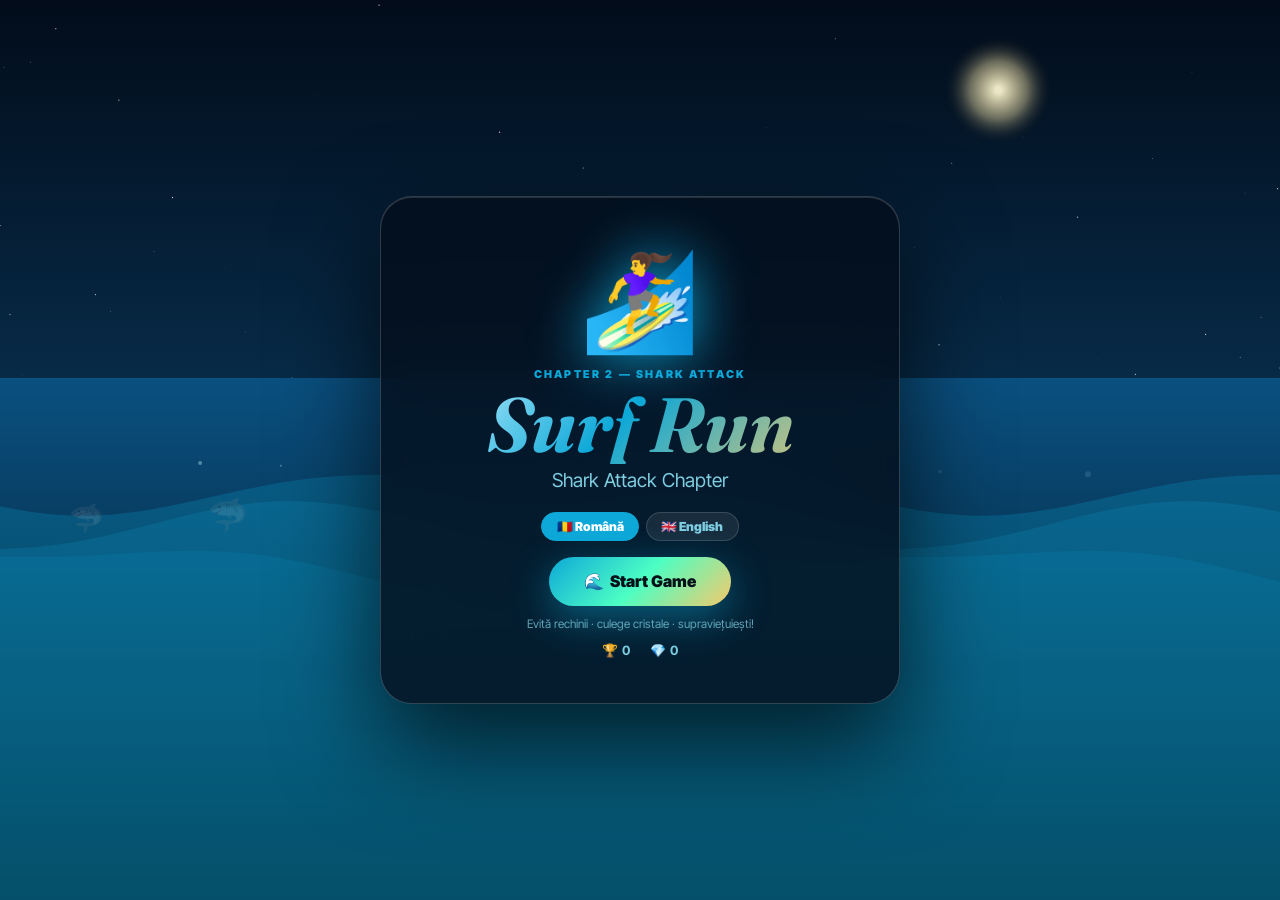
<file: surf-run.html>
<!DOCTYPE html>
<html lang="ro">
<head>
<meta charset="UTF-8"/>
<meta name="viewport" content="width=device-width, initial-scale=1.0, user-scalable=no"/>
<title>Surf Run — Shark Attack</title>
<style>
@import url('https://fonts.googleapis.com/css2?family=Fraunces:ital,wght@0,900;1,900&family=Inter+Tight:wght@400;700;900&display=swap');

:root{
  --ocean:#051a2e;--deep:#041018;--wave:#0da8d8;--foam:#c2f2ff;
  --sand:#f5c96b;--coral:#ff5e62;--good:#4dffc3;--purple:#b06fff;
  --text:#f0faff;--muted:#7ecde0;--border:rgba(255,255,255,.14);
  --panel:rgba(4,18,36,.88);--shadow:0 20px 60px rgba(0,0,0,.6);
  --ctrl-h:70px;
}
*{box-sizing:border-box;margin:0;padding:0;-webkit-tap-highlight-color:transparent;}
html,body{height:100%;width:100%;overflow:hidden;}
body{font-family:'Inter Tight',system-ui,sans-serif;color:var(--text);background:var(--deep);}
button{border:0;cursor:pointer;font:inherit;}
canvas{display:block;}

/* ══ SPLASH ══════════════════════════════════════════════ */
#splash{
  position:fixed;inset:0;z-index:80;
  display:flex;align-items:center;justify-content:center;
  padding:1rem;overflow:hidden;
}
#sc{position:absolute;inset:0;width:100%;height:100%;}
#splash.out{animation:splashOut .5s forwards;}
@keyframes splashOut{to{opacity:0;transform:scale(1.03);visibility:hidden;pointer-events:none;}}

.splash-card{
  position:relative;z-index:2;width:min(520px,100%);
  padding:clamp(1.4rem,4vw,2.8rem);text-align:center;
  border:1px solid rgba(255,255,255,.18);border-radius:32px;
  background:rgba(4,14,28,.82);
  box-shadow:0 40px 100px rgba(0,0,0,.7),inset 0 1px 0 rgba(255,255,255,.14);
  backdrop-filter:blur(28px);
  animation:cardIn .6s cubic-bezier(.22,1,.36,1) both;
}
@keyframes cardIn{from{opacity:0;transform:translateY(28px) scale(.96)}to{opacity:1;transform:none}}
.splash-icon{
  font-size:clamp(3.5rem,12vw,6rem);display:block;margin-bottom:.5rem;
  animation:surfFloat 2.4s ease-in-out infinite;
  filter:drop-shadow(0 0 28px rgba(13,168,216,.95));
}
@keyframes surfFloat{0%,100%{transform:translateY(0) rotate(-4deg)}50%{transform:translateY(-16px) rotate(5deg)}}
.eyebrow{font-size:.68rem;font-weight:900;letter-spacing:.2em;text-transform:uppercase;color:var(--wave);margin-bottom:.35rem;}
.splash-card h1{
  font-family:'Fraunces',serif;font-style:italic;
  font-size:clamp(2.4rem,8vw,4.8rem);line-height:1;
  background:linear-gradient(135deg,#c2f2ff 0%,#0da8d8 45%,#f5c96b 100%);
  -webkit-background-clip:text;-webkit-text-fill-color:transparent;background-clip:text;
}
.splash-tagline{font-size:clamp(.85rem,2.2vw,1.2rem);color:var(--muted);margin:.3rem 0 1.2rem;font-weight:400;}
.splash-lang{display:flex;gap:.45rem;justify-content:center;margin-bottom:1rem;}
.splash-lang button{
  padding:.38rem .9rem;border-radius:999px;font-size:.78rem;font-weight:900;
  background:rgba(255,255,255,.08);border:1px solid var(--border);color:var(--muted);transition:all .18s;
}
.splash-lang button.active{background:var(--wave);color:#fff;border-color:var(--wave);}
.start-btn{
  display:inline-flex;align-items:center;gap:.4rem;
  padding:.9rem 2.2rem;border-radius:999px;font-size:1rem;font-weight:900;
  background:linear-gradient(135deg,#0da8d8,#4dffc3,#f5c96b);
  color:#041118;box-shadow:0 12px 40px rgba(13,168,216,.48);
  transition:transform .18s,box-shadow .18s;position:relative;overflow:hidden;
}
.start-btn::after{
  content:'';position:absolute;inset:0;
  background:linear-gradient(90deg,transparent,rgba(255,255,255,.32),transparent);
  transform:translateX(-100%);animation:shine 2.2s infinite;
}
@keyframes shine{60%,100%{transform:translateX(120%)}0%{transform:translateX(-100%)}}
.start-btn:hover{transform:translateY(-3px);}
.splash-hint{font-size:.73rem;color:var(--muted);margin-top:.7rem;opacity:.75;}
.splash-hs{display:flex;justify-content:center;gap:1.2rem;margin:.75rem 0 0;font-size:.8rem;color:var(--muted);}
.splash-hs span{display:flex;align-items:center;gap:.3rem;font-weight:700;}

/* ══ DESKTOP SHELL ════════════════════════════════════════
   Two-column layout only on ≥960px                        */
#shell{
  position:fixed;inset:0;display:flex;flex-direction:column;
  overflow:hidden;padding:.6rem;gap:.6rem;
}
.topbar{
  flex-shrink:0;display:flex;justify-content:space-between;align-items:center;
  gap:.6rem;flex-wrap:wrap;padding:.6rem .9rem;
  border:1px solid var(--border);border-radius:18px;
  background:var(--panel);backdrop-filter:blur(18px);box-shadow:var(--shadow);
}
.topbar-title{display:flex;align-items:center;gap:.7rem;}
.topbar h1{
  font-family:'Fraunces',serif;font-style:italic;
  font-size:clamp(1.1rem,2.5vw,1.6rem);
  background:linear-gradient(90deg,#c2f2ff,#0da8d8);
  -webkit-background-clip:text;-webkit-text-fill-color:transparent;background-clip:text;
}
.mode-pill{
  padding:.2rem .65rem;border-radius:999px;font-size:.66rem;font-weight:900;
  background:linear-gradient(135deg,var(--wave),var(--good));color:#041118;
}
.top-actions{display:flex;gap:.35rem;flex-wrap:wrap;}
.ghost-btn{
  padding:.45rem .8rem;border-radius:999px;font-size:.78rem;font-weight:700;
  border:1px solid var(--border);background:rgba(255,255,255,.07);color:var(--text);transition:all .18s;
}
.ghost-btn:hover{background:rgba(255,255,255,.14);transform:translateY(-1px);}
.ghost-btn.snd-on{border-color:var(--good);color:var(--good);}

.layout{flex:1;min-height:0;display:grid;grid-template-columns:250px 1fr;gap:.6rem;}

/* ══ PANEL ═══════════════════════════════════════════════ */
.panel{
  display:flex;flex-direction:column;gap:.45rem;
  border:1px solid var(--border);border-radius:20px;
  background:var(--panel);backdrop-filter:blur(18px);
  box-shadow:var(--shadow);padding:.75rem;overflow-y:auto;scrollbar-width:none;
}
.panel::-webkit-scrollbar{display:none;}
.panel h2{font-size:.68rem;font-weight:900;letter-spacing:.14em;text-transform:uppercase;color:var(--muted);margin-bottom:.2rem;}
.mode-grid{display:grid;grid-template-columns:1fr 1fr;gap:.35rem;}
.mode-btn{
  padding:.58rem .35rem;border-radius:12px;font-size:.73rem;font-weight:700;
  border:1px solid var(--border);background:rgba(255,255,255,.06);color:var(--text);transition:all .2s;
}
.mode-btn:hover{transform:translateY(-2px);}
.mode-btn.active{background:linear-gradient(135deg,var(--wave),var(--good));color:#041118;border-color:transparent;}
.mission-list{list-style:none;display:flex;flex-direction:column;gap:.35rem;}
.mission-list li{
  padding:.5rem .6rem;border:1px solid var(--border);border-radius:12px;
  background:rgba(255,255,255,.04);transition:border-color .3s;
}
.mission-list li.done-item{border-color:rgba(77,255,195,.28);}
.mission-list strong{display:block;font-size:.78rem;}
.mission-list small{display:block;margin-top:.15rem;color:var(--muted);font-size:.7rem;}
.mission-list .done{color:var(--good);}
.shop-grid{display:flex;flex-direction:column;gap:.35rem;}
.shop-item{
  width:100%;padding:.52rem .65rem;
  display:grid;grid-template-columns:auto 1fr auto;gap:.45rem;align-items:center;
  text-align:left;border:1px solid var(--border);border-radius:12px;
  background:rgba(255,255,255,.05);color:var(--text);font-weight:700;font-size:.78rem;transition:all .2s;
}
.shop-item:hover{transform:translateY(-2px);}
.shop-item.equipped{border-color:var(--good);box-shadow:0 0 16px rgba(77,255,195,.2);}
.shop-item small{color:var(--muted);font-weight:400;font-size:.72rem;}
.powerup-grid{display:grid;grid-template-columns:1fr 1fr;gap:.35rem;}
.powerup-btn{
  padding:.58rem .35rem;border-radius:12px;font-size:.7rem;font-weight:700;text-align:center;
  border:1px solid var(--border);background:rgba(255,255,255,.06);color:var(--text);
  transition:all .2s;display:flex;flex-direction:column;align-items:center;gap:.15rem;
}
.powerup-btn:hover{transform:translateY(-2px);}
.powerup-btn .cost{font-size:.64rem;color:var(--muted);font-weight:400;}
.danger-btn{
  padding:.62rem .9rem;border-radius:999px;
  background:rgba(255,94,98,.12);border:1px solid rgba(255,94,98,.32);
  color:var(--coral);font-weight:700;font-size:.75rem;transition:all .18s;
}
.danger-btn:hover{background:rgba(255,94,98,.22);}

/* ══ GAME AREA — DESKTOP ══════════════════════════════════ */
.game-area{
  display:flex;flex-direction:column;gap:.5rem;
  border:1px solid var(--border);border-radius:20px;
  background:var(--panel);backdrop-filter:blur(18px);
  box-shadow:var(--shadow);padding:.75rem;min-height:0;
}
.hud{display:grid;grid-template-columns:repeat(5,1fr);gap:.45rem;flex-shrink:0;}
.hud-cell{
  padding:.48rem .35rem;border:1px solid var(--border);border-radius:12px;
  background:rgba(255,255,255,.07);text-align:center;
}
.hud-cell span{display:block;font-size:.56rem;font-weight:900;letter-spacing:.1em;text-transform:uppercase;color:var(--muted);}
.hud-cell strong{font-size:1.1rem;font-weight:900;}
.hud-cell.danger strong{color:var(--coral);animation:hpulse .5s infinite alternate;}
@keyframes hpulse{to{transform:scale(1.12)}}
.hud-cell.good strong{color:var(--good);}

.level-bar-wrap{flex-shrink:0;display:flex;align-items:center;gap:.5rem;padding:0 .15rem;}
.level-label{font-size:.65rem;font-weight:900;color:var(--muted);white-space:nowrap;}
.level-bar-bg{flex:1;height:5px;border-radius:99px;background:rgba(255,255,255,.1);}
.level-bar-fg{height:100%;border-radius:99px;background:linear-gradient(90deg,var(--wave),var(--good));transition:width .4s;}

#game-wrap{flex:1;min-height:0;position:relative;}
#gameCanvas{width:100%;height:100%;border-radius:14px;border:1px solid var(--border);}

.overlay{
  position:absolute;inset:auto .7rem .7rem;z-index:20;
  padding:.8rem 1rem;text-align:center;
  border:1px solid var(--border);border-radius:16px;
  background:rgba(3,12,24,.82);backdrop-filter:blur(18px);
  animation:ovIn .28s cubic-bezier(.22,1,.36,1);
}
.overlay.hidden{display:none;}
@keyframes ovIn{from{opacity:0;transform:translateY(8px)}to{opacity:1;transform:none}}
.overlay h2{font-size:.95rem;font-weight:900;}
.overlay p{font-size:.78rem;color:var(--muted);margin-top:.28rem;}

#combo-badge{
  position:absolute;top:.7rem;right:.7rem;z-index:18;
  padding:.3rem .7rem;border-radius:999px;font-size:.74rem;font-weight:900;
  background:linear-gradient(135deg,var(--wave),var(--good));color:#041118;
  opacity:0;transform:scale(.8);transition:opacity .2s,transform .2s;pointer-events:none;
}
#combo-badge.show{opacity:1;transform:scale(1);}
#levelup-flash{
  position:absolute;inset:0;z-index:19;border-radius:14px;
  background:rgba(13,168,216,.18);pointer-events:none;opacity:0;
}
#levelup-flash.pop{animation:lvlPop .5s forwards;}
@keyframes lvlPop{0%{opacity:1}100%{opacity:0}}

/* desktop mobile-controls hidden */
.mobile-controls{display:none;}

/* ══ MOBILE LAYOUT (≤ 768px) ══════════════════════════════
   Canvas goes fullscreen, HUD becomes a transparent overlay,
   panel becomes a bottom drawer                            */
@media(max-width:768px){

  /* topbar ultra-compact */
  #shell{padding:.3rem;gap:.3rem;}
  .topbar{padding:.38rem .65rem;border-radius:14px;}
  .topbar h1{font-size:1.1rem;}
  .mode-pill{display:none;}
  .ghost-btn{padding:.38rem .6rem;font-size:.72rem;}

  /* kill desktop two-col layout */
  .layout{display:block;flex:1;min-height:0;position:relative;}

  /* game-area stretches to fill */
  .game-area{
    position:absolute;inset:0;
    border-radius:14px;padding:.45rem;
    gap:.35rem;
  }

  /* HUD: compact single-row overlay, no box BG per cell */
  .hud{
    grid-template-columns:repeat(5,1fr);
    gap:.25rem;
  }
  .hud-cell{
    padding:.3rem .2rem;border-radius:9px;
    background:rgba(4,14,28,.65);border-color:rgba(255,255,255,.1);
  }
  .hud-cell span{font-size:.5rem;letter-spacing:.06em;}
  .hud-cell strong{font-size:.88rem;}

  /* level bar thinner */
  .level-bar-wrap{padding:0;}
  .level-bar-bg{height:4px;}
  .level-label{font-size:.58rem;}

  /* canvas fills remaining space */
  #game-wrap{flex:1;min-height:0;}
  #gameCanvas{border-radius:10px;}

  /* mobile controls always visible, big touch targets */
  .mobile-controls{
    flex-shrink:0;display:grid;
    grid-template-columns:1fr auto 1fr;
    gap:.35rem;
  }
  .mobile-controls button{
    padding:0;height:var(--ctrl-h);
    border-radius:14px;font-size:1.6rem;font-weight:900;
    background:rgba(255,255,255,.09);border:1px solid var(--border);color:var(--text);
    transition:background .12s,transform .1s;
    display:flex;align-items:center;justify-content:center;
  }
  .mobile-controls button:active{background:rgba(13,168,216,.32);transform:scale(.95);}
  /* shield btn narrower, centered */
  #shieldBtn{width:64px;justify-self:center;}

  /* panel becomes a bottom-sheet drawer */
  .panel{
    position:fixed;bottom:0;left:0;right:0;
    z-index:40;max-height:72vh;
    border-radius:24px 24px 0 0;
    padding:1rem;gap:.55rem;
    transform:translateY(calc(100% - 44px));
    transition:transform .38s cubic-bezier(.22,1,.36,1);
    border:1px solid var(--border);border-bottom:none;
    touch-action:none;
  }
  .panel.open{transform:translateY(0);}

  /* drawer handle */
  .panel::before{
    content:'';display:block;flex-shrink:0;
    width:40px;height:4px;border-radius:999px;
    background:rgba(255,255,255,.28);margin:0 auto -.1rem;
  }
  /* pull tab shows closed label */
  .panel-tab{
    flex-shrink:0;display:flex;align-items:center;justify-content:center;gap:.5rem;
    font-size:.72rem;font-weight:900;color:var(--muted);letter-spacing:.1em;text-transform:uppercase;
    padding:.2rem 0 .45rem;cursor:pointer;user-select:none;
  }
  .panel-tab-icon{transition:transform .3s;}
  .panel.open .panel-tab-icon{transform:rotate(180deg);}

  /* hide big desktop panel scrollable area until open */
  .panel-body{overflow-y:auto;flex:1;display:flex;flex-direction:column;gap:.5rem;}
  .panel:not(.open) .panel-body{overflow:hidden;}

  /* overlay inside game */
  .overlay{inset:auto .5rem .5rem;padding:.65rem .8rem;border-radius:14px;}

  /* desktop panel order irrelevant — panel is fixed */
}

/* tiny phones */
@media(max-width:380px){
  .hud-cell strong{font-size:.78rem;}
  .hud-cell span{font-size:.44rem;}
  .mobile-controls button{height:60px;font-size:1.35rem;}
}
</style>
</head>
<body>

<!-- ══ SPLASH ══════════════════════════════════════════════════════════ -->
<div id="splash">
  <canvas id="sc"></canvas>
  <div class="splash-card">
    <span class="splash-icon">🏄‍♀️</span>
    <p class="eyebrow">Chapter 2 — Shark Attack</p>
    <h1>Surf Run</h1>
    <p class="splash-tagline" id="splashTagline">Shark Attack Chapter</p>
    <div class="splash-lang">
      <button id="btnRo" class="active" onclick="setSplashLang('ro')">🇷🇴 Română</button>
      <button id="btnEn" onclick="setSplashLang('en')">🇬🇧 English</button>
    </div>
    <button class="start-btn" id="startBtn"><span>🌊</span><span id="startLabel">Start Game</span></button>
    <p class="splash-hint" id="splashHint">Evită rechinii, culege cristale, supraviețuiești!</p>
    <div class="splash-hs">
      <span>🏆 <span id="splashBest">0</span></span>
      <span>💎 <span id="splashCrystals">0</span></span>
    </div>
  </div>
</div>

<!-- ══ SHELL ════════════════════════════════════════════════════════════ -->
<div id="shell">
  <header class="topbar">
    <div class="topbar-title">
      <h1>Surf Run</h1>
      <span class="mode-pill" id="modePill">Story</span>
    </div>
    <div class="top-actions">
      <button class="ghost-btn" id="langBtn">RO/EN</button>
      <button class="ghost-btn" id="pauseBtn" data-i18n="pause">Pauză</button>
      <button class="ghost-btn" id="soundBtn">🔊</button>
      <button class="ghost-btn" id="menuBtn" style="display:none">☰</button>
    </div>
  </header>

  <main class="layout">
    <!-- PANEL (desktop: sidebar; mobile: bottom drawer) -->
    <aside class="panel" id="panel">
      <!-- mobile drawer handle area -->
      <div class="panel-tab" id="panelTab">
        <span id="panelTabLabel">MENU</span>
        <span class="panel-tab-icon">▲</span>
      </div>

      <div class="panel-body">
        <h2 data-i18n="modes">Moduri de joc</h2>
        <div class="mode-grid">
          <button class="mode-btn active" data-mode="story">🌊 Story</button>
          <button class="mode-btn" data-mode="endless">♾️ Endless</button>
          <button class="mode-btn" data-mode="shark">🦈 Sharks</button>
          <button class="mode-btn" data-mode="storm">⛈️ Storm</button>
        </div>

        <h2 data-i18n="powers">Powerup-uri</h2>
        <div class="powerup-grid">
          <button class="powerup-btn" id="buyShield"><span>🛡️</span><span data-i18n="shieldName">Scut</span><span class="cost">20 💎</span></button>
          <button class="powerup-btn" id="buySlowmo"><span>⏱️</span><span data-i18n="slowName">Slow-Mo</span><span class="cost">35 💎</span></button>
          <button class="powerup-btn" id="buyMagnet"><span>🧲</span><span data-i18n="magnetName">Magnet</span><span class="cost">30 💎</span></button>
          <button class="powerup-btn" id="buyExtra"><span>❤️</span><span data-i18n="extraName">+1 Viață</span><span class="cost">50 💎</span></button>
        </div>

        <h2 data-i18n="missions">Misiuni</h2>
        <ul id="missionList" class="mission-list"></ul>

        <h2 data-i18n="shop">Shop</h2>
        <div class="shop-grid">
          <button class="shop-item" data-skin="classic"><span>🏄‍♀️</span><strong>Surf Girl</strong><small>Free</small></button>
          <button class="shop-item" data-skin="dude"><span>🏄‍♂️</span><strong>Surf Dude</strong><small>60 💎</small></button>
          <button class="shop-item" data-skin="dolphin"><span>🐬</span><strong>Dolphin</strong><small>120 💎</small></button>
          <button class="shop-item" data-skin="rocket"><span>🚀</span><strong>Rocket</strong><small>200 💎</small></button>
          <button class="shop-item" data-skin="shark2"><span>🦈</span><strong>Shark Rider</strong><small>350 💎</small></button>
        </div>
        <button id="resetBtn" class="danger-btn" data-i18n="reset">Reset progres</button>
      </div>
    </aside>

    <!-- GAME AREA -->
    <section class="game-area">
      <div class="hud">
        <div class="hud-cell" id="hudScore"><span data-i18n="score">Scor</span><strong id="scoreEl">0</strong></div>
        <div class="hud-cell" id="hudCrystals"><span data-i18n="crystals">💎</span><strong id="crystalsEl">0</strong></div>
        <div class="hud-cell" id="hudLives"><span data-i18n="lives">Vieți</span><strong id="livesEl">3</strong></div>
        <div class="hud-cell"><span data-i18n="best">Best</span><strong id="bestEl">0</strong></div>
        <div class="hud-cell"><span>Lvl</span><strong id="levelEl">1</strong></div>
      </div>
      <div class="level-bar-wrap">
        <span class="level-label">XP</span>
        <div class="level-bar-bg"><div class="level-bar-fg" id="xpBar" style="width:0%"></div></div>
        <span class="level-label" id="xpRight">0/100</span>
      </div>
      <div id="game-wrap">
        <canvas id="gameCanvas"></canvas>
        <div class="overlay" id="overlay">
          <h2 id="overlayTitle">Pregătită?</h2>
          <p id="overlayText">Folosește ← → sau butoanele pentru a evita rechinii!</p>
        </div>
        <div id="combo-badge">COMBO ×2</div>
        <div id="levelup-flash"></div>
      </div>
      <div class="mobile-controls">
        <button id="leftBtn">←</button>
        <button id="shieldBtn">🛡️</button>
        <button id="rightBtn">→</button>
      </div>
    </section>
  </main>
</div>

<script>
// ══════════════════════════════════════════════════════════
// I18N
// ══════════════════════════════════════════════════════════
const T={
  ro:{
    pause:"Pauză",resume:"Continuă",modes:"Moduri de joc",missions:"Misiuni",shop:"Shop",
    reset:"Reset progres",powers:"Powerup-uri",shieldName:"Scut",slowName:"Slow-Mo",
    magnetName:"Magnet",extraName:"+1 Viață",score:"Scor",crystals:"💎",lives:"Vieți",
    best:"Best",level:"Level",
    ready:"Gata? 🌊",instructions:"← → sau swipe · SPAȚIU = scut",
    gameOver:"Game Over 🦈",gameOverText:"Ai pierdut toate viețile.",
    newRecord:"🏆 Nou record personal!",
    paused:"Pauză 🏄",pausedText:"Apasă Continuă.",
    shieldReady:"Scut activat! 🛡️",noCrystals:"Ai nevoie de 20 💎.",
    slowReady:"Slow-Mo! ⏱️",noSlow:"Ai nevoie de 35 💎.",
    magnetReady:"Magnet! 🧲",noMagnet:"Ai nevoie de 30 💎.",
    extraLife:"❤️ +1 Viață!",noExtra:"Ai nevoie de 50 💎.",
    bought:"Skin cumpărat! ✨",equipped:"Skin echipat! ✨",needMore:"Nu ai suficiente 💎.",
    m1:"Colectează 20 💎",m2:"Scor 300",m3:"Evită 5 rechini la rând",m4:"Level 5",m5:"Supraviețuiește furtunii",
    reward:"Recompensă",levelUp:"LEVEL UP! 🎉",
    startLabel:"Start Game",splashHint:"Evită rechinii · culege cristale · supraviețuiești!",splashTagline:"Shark Attack Chapter"
  },
  en:{
    pause:"Pause",resume:"Resume",modes:"Game modes",missions:"Missions",shop:"Shop",
    reset:"Reset progress",powers:"Powerups",shieldName:"Shield",slowName:"Slow-Mo",
    magnetName:"Magnet",extraName:"+1 Life",score:"Score",crystals:"💎",lives:"Lives",
    best:"Best",level:"Level",
    ready:"Ready? 🌊",instructions:"← → or swipe · SPACE = shield",
    gameOver:"Game Over 🦈",gameOverText:"All lives lost.",
    newRecord:"🏆 New personal record!",
    paused:"Paused 🏄",pausedText:"Press Resume.",
    shieldReady:"Shield on! 🛡️",noCrystals:"Need 20 💎.",
    slowReady:"Slow-Mo! ⏱️",noSlow:"Need 35 💎.",
    magnetReady:"Magnet! 🧲",noMagnet:"Need 30 💎.",
    extraLife:"❤️ +1 Life!",noExtra:"Need 50 💎.",
    bought:"Skin bought! ✨",equipped:"Skin equipped! ✨",needMore:"Not enough 💎.",
    m1:"Collect 20 💎",m2:"Reach score 300",m3:"Dodge 5 sharks in a row",m4:"Reach Level 5",m5:"Survive the storm",
    reward:"Reward",levelUp:"LEVEL UP! 🎉",
    startLabel:"Start Game",splashHint:"Dodge sharks · collect crystals · survive!",splashTagline:"Shark Attack Chapter"
  }
};
const PRICES={classic:0,dude:60,dolphin:120,rocket:200,shark2:350};
const SKINS={classic:"🏄‍♀️",dude:"🏄‍♂️",dolphin:"🐬",rocket:"🚀",shark2:"🦈"};
const LANES_PCT=[22,50,78];

// ══════════════════════════════════════════════════════════
// STATE
// ══════════════════════════════════════════════════════════
const S={
  lang:localStorage.getItem('srLang')||'ro',
  sound:localStorage.getItem('srSound')!=='0',
  started:false,paused:false,gameOver:false,
  mode:'story',lane:1,
  score:0,crystals:Number(localStorage.getItem('srCrystals')||0),
  lives:3,best:Number(localStorage.getItem('srBest')||0),
  level:1,xp:0,xpNext:100,
  speed:2.5,
  spawnTimer:0,waveTimer:0,windTimer:0,
  stormTimer:0,stormActive:false,stormAlpha:0,
  shieldActive:false,shieldTimer:0,
  slowActive:false,slowTimer:0,
  magnetActive:false,magnetTimer:0,
  combo:0,comboTimer:0,sharkDodgeStreak:0,
  skin:localStorage.getItem('srSkin')||'classic',
  owned:JSON.parse(localStorage.getItem('srOwned')||'["classic"]'),
  missions:JSON.parse(localStorage.getItem('srMissions')||JSON.stringify({m1:false,m2:false,m3:false,m4:false,m5:false})),
  entities:[],particles:[],waveOff:0,lastTime:0,shake:0,newRecord:false
};
function t(k){return(T[S.lang]||T.ro)[k]||k;}
function save(){
  localStorage.setItem('srLang',S.lang);
  localStorage.setItem('srSound',S.sound?'1':'0');
  localStorage.setItem('srCrystals',S.crystals);
  localStorage.setItem('srBest',S.best);
  localStorage.setItem('srSkin',S.skin);
  localStorage.setItem('srOwned',JSON.stringify(S.owned));
  localStorage.setItem('srMissions',JSON.stringify(S.missions));
}

// ══════════════════════════════════════════════════════════
// AUDIO
// ══════════════════════════════════════════════════════════
let AC=null,ambSrc=null;
function ac(){if(!AC)AC=new(window.AudioContext||window.webkitAudioContext)();if(AC.state==='suspended')AC.resume();return AC;}
function tone(freq,type,dur,vol=.24,delay=0){
  if(!S.sound)return;
  try{const a=ac(),o=a.createOscillator(),g=a.createGain();
    o.connect(g);g.connect(a.destination);o.type=type;
    o.frequency.setValueAtTime(freq,a.currentTime+delay);
    g.gain.setValueAtTime(vol,a.currentTime+delay);
    g.gain.exponentialRampToValueAtTime(.001,a.currentTime+delay+dur);
    o.start(a.currentTime+delay);o.stop(a.currentTime+delay+dur);}catch(e){}
}
function playCrystal(){if(!S.sound)return;[880,1100,1320,1760].forEach((f,i)=>tone(f,'sine',.2,.13,i*.032));}
function playSharkBite(){
  if(!S.sound)return;
  try{const a=ac(),b=a.createBuffer(1,~~(a.sampleRate*.25),a.sampleRate),d=b.getChannelData(0);
    for(let i=0;i<d.length;i++)d[i]=(Math.random()*2-1)*Math.pow(1-i/d.length,1.1)*.85;
    const s=a.createBufferSource(),f=a.createBiquadFilter(),g=a.createGain();
    f.type='lowpass';f.frequency.value=360;s.buffer=b;s.connect(f);f.connect(g);g.connect(a.destination);
    g.gain.setValueAtTime(.65,a.currentTime);g.gain.exponentialRampToValueAtTime(.001,a.currentTime+.25);s.start();}catch(e){}
}
function playShield(){[440,550,660,880].forEach((f,i)=>tone(f,'sine',.18,.17,i*.038));}
function playSlowmo(){[300,240,200].forEach((f,i)=>tone(f,'sawtooth',.28,.14,i*.055));}
function playMagnet(){[600,700,800].forEach((f,i)=>tone(f,'sine',.16,.14,i*.038));}
function playLevelUp(){[523,659,784,1047].forEach((f,i)=>tone(f,'sine',.32,.19,i*.065));}
function playGameOver(){[440,330,220,165,110].forEach((f,i)=>tone(f,'sawtooth',.36,.17,i*.11));}
function playWaveSfx(){
  if(!S.sound)return;
  try{const a=ac(),b=a.createBuffer(1,~~(a.sampleRate*.55),a.sampleRate),d=b.getChannelData(0);
    for(let i=0;i<d.length;i++)d[i]=(Math.random()*2-1)*.25*Math.sin(i/d.length*Math.PI);
    const s=a.createBufferSource(),f=a.createBiquadFilter(),g=a.createGain();
    f.type='lowpass';f.frequency.value=250;s.buffer=b;s.connect(f);f.connect(g);g.connect(a.destination);
    g.gain.setValueAtTime(.38,a.currentTime);g.gain.exponentialRampToValueAtTime(.001,a.currentTime+.55);s.start();}catch(e){}
}
function startAmbient(){
  if(!S.sound||ambSrc)return;
  try{const a=ac(),sr=a.sampleRate,len=sr*3.5,b=a.createBuffer(2,len,sr);
    for(let c=0;c<2;c++){const d=b.getChannelData(c);for(let i=0;i<len;i++){const t2=i/sr;d[i]=(Math.random()*2-1)*.1*(0.5+0.5*Math.sin(t2*.52*Math.PI+c));}}
    ambSrc=a.createBufferSource();const f=a.createBiquadFilter(),g=a.createGain();
    f.type='lowpass';f.frequency.value=180;g.gain.value=.45;
    ambSrc.buffer=b;ambSrc.loop=true;ambSrc.connect(f);f.connect(g);g.connect(a.destination);ambSrc.start();}catch(e){}
}
function stopAmbient(){if(ambSrc){try{ambSrc.stop();}catch(e){}ambSrc=null;}}

// ══════════════════════════════════════════════════════════
// CANVAS
// ══════════════════════════════════════════════════════════
const cv=document.getElementById('gameCanvas'),cx=cv.getContext('2d');
const sc2=document.getElementById('sc'),scx=sc2.getContext('2d');

function resize(){
  const r=document.getElementById('game-wrap').getBoundingClientRect();
  const dpr=devicePixelRatio||1;
  cv.width=r.width*dpr;cv.height=r.height*dpr;
  cv.style.width=r.width+'px';cv.style.height=r.height+'px';
  cx.resetTransform();cx.scale(dpr,dpr);
}
new ResizeObserver(resize).observe(document.getElementById('game-wrap'));

function resizeSpl(){
  const dpr=devicePixelRatio||1;
  sc2.width=window.innerWidth*dpr;sc2.height=window.innerHeight*dpr;
  sc2.style.width=window.innerWidth+'px';sc2.style.height=window.innerHeight+'px';
  scx.resetTransform();scx.scale(dpr,dpr);
}
window.addEventListener('resize',resizeSpl);resizeSpl();

function gW(){return cv.width/(devicePixelRatio||1);}
function gH(){return cv.height/(devicePixelRatio||1);}

// ══════════════════════════════════════════════════════════
// SPLASH ANIMATION
// ══════════════════════════════════════════════════════════
let sT=0;
const sWaves=[{y:.54,spd:.38,off:0,a:.2},{y:.59,spd:.52,off:1.4,a:.14},{y:.63,spd:.7,off:2.8,a:.1}];
const sSharks=[{x:80,spd:.7,sz:28},{x:400,spd:.5,sz:22},{x:220,spd:.9,sz:32}];

function drawSplash(ts){
  if(!document.getElementById('splash').classList.contains('out'))requestAnimationFrame(drawSplash);
  sT=ts*.001;
  const W=window.innerWidth,H=window.innerHeight;
  scx.clearRect(0,0,W,H);
  // sky
  const sk=scx.createLinearGradient(0,0,0,H);
  sk.addColorStop(0,'#020c1a');sk.addColorStop(.5,'#083050');sk.addColorStop(1,'#041525');
  scx.fillStyle=sk;scx.fillRect(0,0,W,H);
  // stars
  scx.fillStyle='rgba(255,255,255,.75)';
  for(let i=0;i<50;i++){
    const sx2=(Math.sin(i*137.5)*W+W)/2,sy2=Math.abs(Math.sin(i*97.3))*H*.42;
    const r2=.4+Math.sin(sT*1.8+i)*.25;
    scx.beginPath();scx.arc(sx2,sy2,r2,0,Math.PI*2);scx.fill();
  }
  // moon
  const mg=scx.createRadialGradient(W*.78,H*.1,3,W*.78,H*.1,55);
  mg.addColorStop(0,'rgba(255,248,210,.92)');mg.addColorStop(.5,'rgba(255,235,170,.4)');mg.addColorStop(1,'transparent');
  scx.fillStyle=mg;scx.beginPath();scx.arc(W*.78,H*.1,55,0,Math.PI*2);scx.fill();
  // ocean
  const oc=scx.createLinearGradient(0,H*.42,0,H);
  oc.addColorStop(0,'#0a5080');oc.addColorStop(.6,'#052840');oc.addColorStop(1,'#010a14');
  scx.fillStyle=oc;scx.fillRect(0,H*.42,W,H);
  // waves
  sWaves.forEach(w=>{
    scx.beginPath();scx.moveTo(0,H*w.y);
    for(let x2=0;x2<=W;x2+=10){
      const dy=Math.sin(x2*.007+sT*w.spd+w.off)*20+Math.sin(x2*.014+sT*w.spd*.65)*10;
      scx.lineTo(x2,H*w.y+dy);
    }
    scx.lineTo(W,H);scx.lineTo(0,H);scx.closePath();
    scx.fillStyle=`rgba(13,168,216,${w.a+Math.sin(sT*.4)*.03})`;scx.fill();
  });
  // sharks
  sSharks.forEach(sh=>{
    sh.x+=sh.spd;if(sh.x>W+60)sh.x=-60;
    const bob2=Math.sin(sT*1.1+sh.x*.012)*5;
    scx.save();scx.translate(sh.x,H*.58+bob2);
    scx.font=sh.sz+'px serif';scx.textAlign='center';scx.textBaseline='middle';
    scx.fillText('🦈',0,0);scx.restore();
  });
  // foam dots
  for(let i=0;i<7;i++){
    const fx2=(Math.sin(sT*.7+i*62)*W*.35+W*.5);
    const fy2=H*.52+Math.sin(sT*1.1+i*38)*10;
    scx.fillStyle=`rgba(194,242,255,${.25+Math.sin(sT*1.8+i)*.15})`;
    scx.beginPath();scx.arc(fx2,fy2,2+Math.sin(sT+i)*1.2,0,Math.PI*2);scx.fill();
  }
}
requestAnimationFrame(drawSplash);

// ══════════════════════════════════════════════════════════
// GAME DRAW
// ══════════════════════════════════════════════════════════
const PLAYER_Y=.82;
function laneX(l){
  const W=gW(),tw=Math.min(W*.8,440);
  return (W-tw)/2+tw*LANES_PCT[l]/100;
}

function drawGame(ts){
  const W=gW(),H=gH();
  cx.clearRect(0,0,W,H);
  if(S.shake>0){cx.save();cx.translate((Math.random()-.5)*S.shake,(Math.random()-.5)*S.shake);}

  // sky
  const sky=cx.createLinearGradient(0,0,0,H*.45);
  if(S.stormAlpha>.08){
    sky.addColorStop(0,`rgba(8,4,25,${.85+S.stormAlpha*.1})`);
    sky.addColorStop(1,`rgba(25,8,55,${.65+S.stormAlpha*.3})`);
  } else {sky.addColorStop(0,'#0a2a48');sky.addColorStop(1,'#0f68a0');}
  cx.fillStyle=sky;cx.fillRect(0,0,W,H*.45);

  // sun/moon
  if(!S.stormActive||S.stormAlpha<.5){
    const sg=cx.createRadialGradient(W*.78,H*.08,3,W*.78,H*.08,65);
    sg.addColorStop(0,'rgba(255,248,175,.88)');sg.addColorStop(.4,'rgba(255,200,60,.28)');sg.addColorStop(1,'transparent');
    cx.fillStyle=sg;cx.beginPath();cx.arc(W*.78,H*.08,65,0,Math.PI*2);cx.fill();
  }

  // clouds
  cx.font='2rem serif';cx.textAlign='center';
  ['☁️','⛅','☁️','☁️'].forEach((cl,i)=>{
    const cxp=((ts*.00004*(1+i*.28)+i*.26)*W)%W;
    cx.globalAlpha=(S.stormAlpha>.2?Math.min(.9,.3+S.stormAlpha*.7):.45);
    cx.fillText(S.stormAlpha>.4?'🌩️':cl,cxp,H*.08+i*H*.04);
  });
  cx.globalAlpha=1;

  // lightning
  if(S.stormActive&&Math.random()<.004*S.stormAlpha){cx.fillStyle=`rgba(190,160,255,${.1+Math.random()*.08})`;cx.fillRect(0,0,W,H);}

  // ocean
  const oc=cx.createLinearGradient(0,H*.4,0,H);
  if(S.stormAlpha>.1){
    oc.addColorStop(0,`rgb(${12+~~(S.stormAlpha*18)},${36+~~(S.stormAlpha*8)},${72+~~(S.stormAlpha*18)})`);
    oc.addColorStop(1,'#020810');
  } else {oc.addColorStop(0,'#0a5888');oc.addColorStop(.5,'#063a60');oc.addColorStop(1,'#021020');}
  cx.fillStyle=oc;cx.fillRect(0,H*.4,W,H*.6);

  // track
  const tw=Math.min(W*.8,440),tl=(W-tw)/2;
  const tTop=H*.18,tBot=H;
  const tg=cx.createLinearGradient(0,tTop,0,tBot);
  if(S.stormAlpha>.2){
    tg.addColorStop(0,`rgba(28,8,75,${.45+S.stormAlpha*.3})`);
    tg.addColorStop(.5,`rgba(18,4,58,${.65+S.stormAlpha*.2})`);
    tg.addColorStop(1,'rgba(8,1,28,.95)');
  } else {
    tg.addColorStop(0,'rgba(13,168,216,.15)');
    tg.addColorStop(.5,'rgba(6,58,100,.65)');
    tg.addColorStop(1,'rgba(3,18,38,.94)');
  }
  cx.beginPath();
  cx.moveTo(W/2-tw*.17,tTop);cx.lineTo(W/2+tw*.17,tTop);
  cx.lineTo(tl+tw,tBot);cx.lineTo(tl,tBot);
  cx.closePath();cx.fillStyle=tg;cx.fill();

  // lane lines
  [.33,.5,.67].forEach(f=>{
    const tx1=W/2+(f-.5)*tw*.34,tx2=tl+tw*f;
    cx.beginPath();cx.moveTo(tx1,tTop);cx.lineTo(tx2,tBot);
    cx.strokeStyle=`rgba(255,255,255,${S.stormAlpha>.3?.1:.2})`;cx.lineWidth=1.5;cx.stroke();
  });

  // speed dashes
  S.waveOff+=(S.started&&!S.paused&&!S.gameOver?S.speed*(S.slowActive?.42:1)*.55:0);
  if(S.waveOff>80)S.waveOff=0;
  cx.setLineDash([7,18]);
  for(let seg=0;seg<6;seg++){
    const p=((seg/6+S.waveOff/80))%1;
    const y2=tTop+(tBot-tTop)*p;
    const hw=tw*.17+(tw*.33)*p;
    cx.strokeStyle=`rgba(255,255,255,${.07*(1-p)})`;cx.lineWidth=1;
    cx.beginPath();cx.moveTo(W/2-hw,y2);cx.lineTo(W/2+hw,y2);cx.stroke();
  }
  cx.setLineDash([]);

  // ocean surface foam line
  const wy=H*.42+Math.sin((ts||0)*.0009)*5;
  cx.beginPath();
  for(let x2=0;x2<=W;x2+=8){
    const dy=Math.sin(x2*.028+(ts||0)*.0018)*5+Math.sin(x2*.06+(ts||0)*.0013)*3;
    x2===0?cx.moveTo(x2,wy+dy):cx.lineTo(x2,wy+dy);
  }
  cx.strokeStyle='rgba(194,242,255,.3)';cx.lineWidth=2;cx.stroke();

  // particles
  S.particles=S.particles.filter(p=>{
    p.x+=p.vx;p.y+=p.vy;if(p.grav)p.vy+=p.grav;p.life--;p.alpha=p.life/p.max;
    if(p.life<=0)return false;
    cx.save();cx.globalAlpha=p.alpha;
    if(p.txt){cx.font=p.sz+'px serif';cx.textAlign='center';cx.fillStyle='#fff';cx.fillText(p.txt,p.x,p.y);}
    else{cx.fillStyle=p.col||'#4dffc3';cx.beginPath();cx.arc(p.x,p.y,p.sz,0,Math.PI*2);cx.fill();}
    cx.restore();return true;
  });

  // entities
  S.entities.forEach(e=>{
    const prog=Math.max(0,Math.min(1,(e.y+12)/112));
    const scale=.32+prog*.88;
    const hw=tw*.17+(tw*.33)*prog;
    const ex=W/2+(e.lane-1)*hw*(2/1.5);
    const ey=tTop+(tBot-tTop)*prog;
    e._px=ex;e._py=ey;
    cx.save();cx.translate(ex,ey);cx.scale(scale,scale);
    cx.font='2.2rem serif';cx.textAlign='center';cx.textBaseline='middle';
    if(e.type==='shark'){cx.shadowColor='rgba(255,50,50,.75)';cx.shadowBlur=18;cx.fillText('🦈',0,0);}
    else if(e.type==='obstacle'){cx.fillText(e.icon,0,0);}
    else if(e.type==='crystal'){cx.shadowColor=S.magnetActive?'rgba(176,111,255,.9)':'rgba(77,255,195,.9)';cx.shadowBlur=20;cx.fillText('💎',0,0);}
    else if(e.type==='wave'){cx.fillText('🌊',0,0);}
    else if(e.type==='shield'){cx.shadowColor='rgba(77,255,195,.8)';cx.shadowBlur=14;cx.fillText('🛡️',0,0);}
    else if(e.type==='slowpill'){cx.shadowColor='rgba(255,200,60,.8)';cx.shadowBlur=14;cx.fillText('⏱️',0,0);}
    else if(e.type==='heart'){cx.shadowColor='rgba(255,80,80,.8)';cx.shadowBlur=14;cx.fillText('❤️',0,0);}
    cx.shadowBlur=0;cx.restore();
  });

  // player
  const px=laneX(S.lane),py=H*PLAYER_Y;
  cx.save();
  if(S.shieldActive){
    const ring=cx.createRadialGradient(px,py,20,px,py,40);
    ring.addColorStop(0,'rgba(77,255,195,.22)');ring.addColorStop(1,'transparent');
    cx.fillStyle=ring;cx.beginPath();cx.arc(px,py,40,0,Math.PI*2);cx.fill();
    cx.strokeStyle='rgba(77,255,195,.75)';cx.lineWidth=2.5;
    cx.beginPath();cx.arc(px,py,36,-Math.PI/2,-Math.PI/2+Math.PI*2*(S.shieldTimer/420));cx.stroke();
  }
  cx.shadowColor=S.slowActive?'rgba(255,200,60,.6)':S.magnetActive?'rgba(176,111,255,.65)':'rgba(13,168,216,.65)';
  cx.shadowBlur=20;
  cx.font='2.6rem serif';cx.textAlign='center';cx.textBaseline='middle';
  cx.fillText(SKINS[S.skin]||'🏄‍♀️',px,py);
  cx.shadowBlur=0;
  // speed trail
  if(S.started&&!S.paused&&!S.gameOver){
    for(let t2=1;t2<=3;t2++){cx.globalAlpha=.1*(1-t2/4);cx.fillText(SKINS[S.skin]||'🏄‍♀️',px,py+t2*8);}
    cx.globalAlpha=1;
  }
  cx.restore();

  // storm vignette
  if(S.stormAlpha>.04){
    const vg=cx.createRadialGradient(W/2,H/2,H*.18,W/2,H/2,H*.78);
    vg.addColorStop(0,'transparent');vg.addColorStop(1,`rgba(18,4,50,${S.stormAlpha*.55})`);
    cx.fillStyle=vg;cx.fillRect(0,0,W,H);
  }

  // powerup status strip
  if(S.started&&!S.gameOver){
    const icons=[];
    if(S.shieldActive)icons.push(`🛡️ ${~~(S.shieldTimer/420*100)}%`);
    if(S.slowActive)icons.push(`⏱️ ${~~(S.slowTimer/320*100)}%`);
    if(S.magnetActive)icons.push(`🧲 ${~~(S.magnetTimer/320*100)}%`);
    if(icons.length){
      cx.font='700 .68rem "Inter Tight",sans-serif';
      cx.textBaseline='top';cx.textAlign='left';
      let ix=8,iy=8;
      icons.forEach(ic=>{
        const mw=cx.measureText(ic).width;
        cx.fillStyle='rgba(0,0,0,.5)';cx.beginPath();cx.roundRect(ix-4,iy-3,mw+8,19,5);cx.fill();
        cx.fillStyle='#fff';cx.fillText(ic,ix,iy);ix+=mw+14;
      });
    }
  }

  if(S.shake>0){cx.restore();S.shake=Math.max(0,S.shake-.9);}
}

// ══════════════════════════════════════════════════════════
// PARTICLES
// ══════════════════════════════════════════════════════════
function burst(x,y,n,o={}){
  for(let i=0;i<n;i++){
    const a=Math.random()*Math.PI*2,sp=(o.spd||2)+Math.random()*(o.spdR||2);
    S.particles.push({x,y,vx:Math.cos(a)*sp,vy:Math.sin(a)*sp-(o.up||0),
      life:o.life||38,max:o.life||38,sz:o.sz||3,col:o.col||'#4dffc3',grav:o.grav||.07,alpha:1,txt:o.txt||null});
  }
}
function floatText(x,y,txt){
  S.particles.push({x,y,vx:0,vy:-1.1,life:50,max:50,sz:13,txt,grav:0,alpha:1});
}

// ══════════════════════════════════════════════════════════
// UI
// ══════════════════════════════════════════════════════════
function updateI18n(){
  document.querySelectorAll('[data-i18n]').forEach(el=>el.textContent=t(el.dataset.i18n));
  document.getElementById('pauseBtn').textContent=S.paused?t('resume'):t('pause');
  renderMissions();updateModePill();
}
function updateHud(){
  document.getElementById('scoreEl').textContent=Math.floor(S.score);
  document.getElementById('crystalsEl').textContent=S.crystals;
  document.getElementById('livesEl').textContent=S.lives;
  document.getElementById('bestEl').textContent=S.best;
  document.getElementById('levelEl').textContent=S.level;
  document.getElementById('hudLives').classList.toggle('danger',S.lives===1);
  document.getElementById('hudCrystals').classList.toggle('good',S.crystals>=50);
  const pct=Math.min(100,S.xp/S.xpNext*100);
  document.getElementById('xpBar').style.width=pct+'%';
  document.getElementById('xpRight').textContent=`${~~S.xp}/${S.xpNext}`;
}
function showOv(title,text){
  const ov=document.getElementById('overlay');
  ov.classList.remove('hidden');
  document.getElementById('overlayTitle').textContent=title;
  document.getElementById('overlayText').textContent=text;
}
function hideOv(){document.getElementById('overlay').classList.add('hidden');}
function showCombo(n){const b=document.getElementById('combo-badge');b.textContent=`COMBO ×${n} 🔥`;b.classList.add('show');}
function hideCombo(){document.getElementById('combo-badge').classList.remove('show');}
function flashLvl(){const f=document.getElementById('levelup-flash');f.classList.remove('pop');void f.offsetWidth;f.classList.add('pop');}
function updateModePill(){const l={story:'🌊 Story',endless:'♾️ Endless',shark:'🦈 Sharks',storm:'⛈️ Storm'};document.getElementById('modePill').textContent=l[S.mode]||S.mode;}
function vibrate(ms){try{navigator.vibrate&&navigator.vibrate(ms);}catch(e){}}
function renderMissions(){
  const ms=[
    {key:'m1',label:t('m1'),r:50},{key:'m2',label:t('m2'),r:70},
    {key:'m3',label:t('m3'),r:100},{key:'m4',label:t('m4'),r:120},{key:'m5',label:t('m5'),r:90}
  ];
  document.getElementById('missionList').innerHTML=ms.map(m=>`
    <li class="${S.missions[m.key]?'done-item':''}">
      <strong>${S.missions[m.key]?'✅':'⬜'} ${m.label}</strong>
      <small class="${S.missions[m.key]?'done':''}">${S.missions[m.key]?'Completed':`${t('reward')}: ${m.r} 💎`}</small>
    </li>`).join('');
}
function renderShop(){
  document.querySelectorAll('.shop-item').forEach(el=>{
    const sk=el.dataset.skin,ow=S.owned.includes(sk);
    el.classList.toggle('equipped',S.skin===sk);
    el.querySelector('small').textContent=ow?(S.skin===sk?'Equipped':'Owned'):`${PRICES[sk]} 💎`;
  });
}
function setSoundBtn(){const b=document.getElementById('soundBtn');b.textContent=S.sound?'🔊':'🔇';b.classList.toggle('snd-on',S.sound);}
function updateSplashStats(){document.getElementById('splashBest').textContent=S.best;document.getElementById('splashCrystals').textContent=S.crystals;}

// ══════════════════════════════════════════════════════════
// DRAWER (mobile panel)
// ══════════════════════════════════════════════════════════
let isMobile=()=>window.innerWidth<=768;
const panelEl=document.getElementById('panel');
let drawerOpen=false,drawerStartY=0,drawerCurY=0,drawerDragging=false;

function toggleDrawer(open){
  drawerOpen=open==null?!drawerOpen:open;
  panelEl.classList.toggle('open',drawerOpen);
}
document.getElementById('panelTab').addEventListener('click',()=>{if(isMobile())toggleDrawer();});
document.getElementById('panelTab').addEventListener('touchstart',e=>{drawerStartY=e.touches[0].clientY;drawerDragging=true;},{passive:true});
document.getElementById('panelTab').addEventListener('touchmove',e=>{
  if(!drawerDragging||!isMobile())return;
  drawerCurY=e.touches[0].clientY;
},{passive:true});
document.getElementById('panelTab').addEventListener('touchend',()=>{
  if(!isMobile()){drawerDragging=false;return;}
  const dy=drawerStartY-drawerCurY;
  if(Math.abs(dy)>20)toggleDrawer(dy>0);
  drawerDragging=false;
});
// close drawer on gameplay start
function closeDrawer(){if(isMobile())toggleDrawer(false);}

// ══════════════════════════════════════════════════════════
// LANG
// ══════════════════════════════════════════════════════════
function setSplashLang(lang){
  S.lang=lang;save();
  document.getElementById('btnRo').classList.toggle('active',lang==='ro');
  document.getElementById('btnEn').classList.toggle('active',lang==='en');
  document.getElementById('splashTagline').textContent=t('splashTagline');
  document.getElementById('splashHint').textContent=t('splashHint');
  document.getElementById('startLabel').textContent=t('startLabel');
  updateI18n();
}

// ══════════════════════════════════════════════════════════
// GAME CORE
// ══════════════════════════════════════════════════════════
function setMode(mode){
  S.mode=mode;
  document.querySelectorAll('.mode-btn').forEach(b=>b.classList.toggle('active',b.dataset.mode===mode));
  const spds={story:2.5,endless:3.1,shark:3.3,storm:3.8};
  S.speed=spds[mode]||2.5;
  if(mode==='storm'||mode==='shark'){S.stormActive=true;S.stormAlpha=1;}
  else{S.stormActive=false;S.stormAlpha=0;}
  updateModePill();
}

function resetRun(){
  S.started=true;S.paused=false;S.gameOver=false;S.newRecord=false;
  S.lane=1;S.score=0;S.lives=3;S.level=1;S.xp=0;S.xpNext=100;
  S.spawnTimer=0;S.waveTimer=0;S.windTimer=0;
  S.stormTimer=0;S.stormAlpha=0;
  S.stormActive=S.mode==='storm'||S.mode==='shark';
  if(S.stormActive)S.stormAlpha=1;
  S.shieldActive=false;S.shieldTimer=0;S.slowActive=false;S.slowTimer=0;S.magnetActive=false;S.magnetTimer=0;
  S.combo=0;S.comboTimer=0;S.sharkDodgeStreak=0;
  S.entities=[];S.particles=[];S.waveOff=0;S.shake=0;
  hideOv();hideCombo();
  document.getElementById('levelup-flash').classList.remove('pop');
  updateHud();document.getElementById('pauseBtn').textContent=t('pause');
  if(S.sound)startAmbient();
  closeDrawer();
}

function endGame(){
  S.gameOver=true;S.started=false;S.paused=false;
  S.newRecord=Math.floor(S.score)>S.best;
  if(S.newRecord)S.best=Math.floor(S.score);
  save();updateHud();playGameOver();stopAmbient();vibrate([100,40,180]);
  showOv(t('gameOver'),t('gameOverText')+(S.newRecord?' '+t('newRecord'):''));
  updateSplashStats();
}

function movePlayer(dir){
  if(!S.started||S.paused||S.gameOver)return;
  const nl=Math.max(0,Math.min(2,S.lane+dir));
  if(nl===S.lane)return;
  S.lane=nl;tone(dir<0?360:420,'sine',.07,.09);
}

function doLevelUp(){
  S.level++;S.xp=0;S.xpNext=Math.round(S.xpNext*1.38);S.speed+=.16;
  playLevelUp();flashLvl();vibrate(75);
  showOv(`${t('levelUp')} (${S.level})`,S.lang==='ro'?'Viteză crescută!':'Speed increased!');
  setTimeout(()=>{if(S.started&&!S.paused)hideOv();},1300);
  burst(gW()/2,gH()/2,28,{col:'#f5c96b',spd:3,spdR:3,up:2,life:48,sz:4});
}

// ══════════════════════════════════════════════════════════
// POWERUPS
// ══════════════════════════════════════════════════════════
function activateShield(){
  if(!S.started||S.paused||S.gameOver||S.shieldActive)return;
  if(S.crystals<20){showOv('🛡️',t('noCrystals'));setTimeout(()=>{if(S.started&&!S.paused)hideOv();},1100);return;}
  S.crystals-=20;S.shieldActive=true;S.shieldTimer=420;playShield();
  showOv('🛡️',t('shieldReady'));setTimeout(()=>{if(S.started&&!S.paused)hideOv();},900);
  save();updateHud();
}
function activateSlowmo(){
  if(!S.started||S.paused||S.gameOver||S.slowActive)return;
  if(S.crystals<35){showOv('⏱️',t('noSlow'));setTimeout(()=>{if(S.started&&!S.paused)hideOv();},1100);return;}
  S.crystals-=35;S.slowActive=true;S.slowTimer=320;playSlowmo();
  showOv('⏱️',t('slowReady'));setTimeout(()=>{if(S.started&&!S.paused)hideOv();},900);save();updateHud();
}
function activateMagnet(){
  if(!S.started||S.paused||S.gameOver||S.magnetActive)return;
  if(S.crystals<30){showOv('🧲',t('noMagnet'));setTimeout(()=>{if(S.started&&!S.paused)hideOv();},1100);return;}
  S.crystals-=30;S.magnetActive=true;S.magnetTimer=320;playMagnet();
  showOv('🧲',t('magnetReady'));setTimeout(()=>{if(S.started&&!S.paused)hideOv();},900);save();updateHud();
}
function activateExtra(){
  if(!S.started||S.paused||S.gameOver)return;
  if(S.crystals<50){showOv('❤️',t('noExtra'));setTimeout(()=>{if(S.started&&!S.paused)hideOv();},1100);return;}
  S.crystals-=50;S.lives=Math.min(5,S.lives+1);tone(660,'sine',.28,.2);
  showOv('❤️',t('extraLife'));setTimeout(()=>{if(S.started&&!S.paused)hideOv();},900);save();updateHud();
}

// ══════════════════════════════════════════════════════════
// ENTITIES
// ══════════════════════════════════════════════════════════
const OBS_N=['🌴','🪨','🌀','🦀','🏖️'];
const OBS_S=['⚡','🌪️','🪨','🔥','💨'];
function spawn(type){
  const lane=Math.floor(Math.random()*3);
  const icon=type==='obstacle'?(S.stormActive?OBS_S:OBS_N)[Math.floor(Math.random()*5)]:null;
  S.entities.push({type,lane,y:-14,hit:false,icon,_px:0,_py:0});
}
function activateStorm(){S.stormActive=true;S.stormTimer=0;}
function deactivateStorm(){if(S.mode==='storm'||S.mode==='shark')return;S.stormActive=false;}

// ══════════════════════════════════════════════════════════
// UPDATE
// ══════════════════════════════════════════════════════════
function updateEntities(dt){
  const sl=S.slowActive?.42:1;
  const spd=(S.speed+S.score/700+(S.stormActive?.75:0))*sl;
  S.entities.forEach(e=>{
    e.y+=spd*dt*.05;
    // magnet pull
    if(S.magnetActive&&e.type==='crystal'&&!e.hit){
      const prog=Math.max(0,Math.min(1,(e.y+14)/114));
      const tw2=Math.min(gW()*.8,440),hw2=tw2*.17+tw2*.33*prog;
      const ex=gW()/2+(e.lane-1)*hw2*(2/1.5);
      const dist=Math.abs(ex-laneX(S.lane));
      if(dist<gW()*.28&&e.lane!==S.lane)e.lane=S.lane;
    }
    if(e.y>68&&e.y<90&&e.lane===S.lane&&!e.hit){
      e.hit=true;handleHit(e);
    }
  });
  S.entities=S.entities.filter(e=>{
    if(e.y>114){if((e.type==='shark'||e.type==='obstacle')&&!e.hit)S.sharkDodgeStreak++;return false;}
    return true;
  });
}

function handleHit(e){
  if(e.type==='obstacle'||e.type==='wave'||e.type==='shark'){
    if(S.shieldActive){
      S.sharkDodgeStreak++;
      burst(laneX(S.lane),gH()*PLAYER_Y,10,{col:'#4dffc3',spd:2,spdR:2,life:28,sz:3});return;
    }
    S.lives--;S.combo=0;S.sharkDodgeStreak=0;hideCombo();
    S.shake=e.type==='shark'?13:7;
    e.type==='shark'?playSharkBite():playWaveSfx();
    vibrate(e.type==='shark'?[130,30,70]:50);
    burst(laneX(S.lane),gH()*PLAYER_Y,14,{col:'#ff5e62',spd:2.5,spdR:2,life:32,sz:3,up:1});
    if(S.lives<=0)endGame();else updateHud();
  } else if(e.type==='crystal'){
    S.crystals+=S.stormActive?3:1;S.score+=20;S.xp+=18;
    S.combo++;S.comboTimer=200;if(S.combo>=2)showCombo(S.combo);
    floatText(laneX(S.lane),gH()*PLAYER_Y-42,S.combo>1?`+20×${S.combo}`:`+20`);
    playCrystal();burst(laneX(S.lane),gH()*PLAYER_Y,7,{col:'#4dffc3',spd:1.4,spdR:1.8,life:26,sz:2.5});
    if(S.xp>=S.xpNext)doLevelUp();
    updateHud();save();
  } else if(e.type==='shield'){S.shieldActive=true;S.shieldTimer=420;playShield();floatText(laneX(S.lane),gH()*PLAYER_Y-42,'🛡️');}
  else if(e.type==='slowpill'){S.slowActive=true;S.slowTimer=320;playSlowmo();floatText(laneX(S.lane),gH()*PLAYER_Y-42,'⏱️');}
  else if(e.type==='heart'){S.lives=Math.min(5,S.lives+1);tone(660,'sine',.28,.2);floatText(laneX(S.lane),gH()*PLAYER_Y-42,'❤️+1');updateHud();}
}

function updateSpawns(dt){
  S.spawnTimer+=dt;S.waveTimer+=dt;
  const si=S.stormActive?480:700,wi=S.stormActive?960:1700;
  if(S.spawnTimer>si){
    S.spawnTimer=0;const r=Math.random();
    const sc3=S.mode==='shark'?.34:S.stormActive?.2:.09;
    if(r<sc3)spawn('shark');
    else if(r<sc3+.46)spawn('obstacle');
    else if(r<sc3+.78)spawn('crystal');
    else if(r<sc3+.82)spawn('slowpill');
    else if(r<sc3+.85)spawn('heart');
    else spawn('shield');
  }
  if(S.waveTimer>wi){S.waveTimer=0;spawn('wave');playWaveSfx();}
}
function updateWind(dt){
  S.windTimer+=dt;
  if(S.windTimer>2900){S.windTimer=0;const d=[-1,0,1][~~(Math.random()*3)];if(d!==0&&Math.random()>.52)movePlayer(d);}
}
function updateStorm(dt){
  if(S.mode==='storm'||S.mode==='shark')return;
  S.stormTimer+=dt;
  if(!S.stormActive&&S.score>=220&&S.stormTimer>5500){activateStorm();S.stormTimer=0;}
  if(S.stormActive&&S.stormTimer>9000){deactivateStorm();S.stormTimer=0;}
  S.stormAlpha+=(S.stormActive?1:0-S.stormAlpha)*.018;
  S.stormAlpha=Math.max(0,Math.min(1,S.stormAlpha));
}
function updatePowerups(dt){
  if(S.shieldActive){S.shieldTimer-=dt*.06;if(S.shieldTimer<=0){S.shieldActive=false;S.shieldTimer=0;}}
  if(S.slowActive){S.slowTimer-=dt*.06;if(S.slowTimer<=0){S.slowActive=false;S.slowTimer=0;}}
  if(S.magnetActive){S.magnetTimer-=dt*.06;if(S.magnetTimer<=0){S.magnetActive=false;S.magnetTimer=0;}}
}
function updateCombo(dt){if(!S.combo)return;S.comboTimer-=dt;if(S.comboTimer<=0){S.combo=0;hideCombo();}}
function checkMissions(){
  let ch=false;const m=S.missions;
  if(!m.m1&&S.crystals>=20){m.m1=true;S.crystals+=50;ch=true;}
  if(!m.m2&&S.score>=300){m.m2=true;S.crystals+=70;ch=true;}
  if(!m.m3&&S.sharkDodgeStreak>=5){m.m3=true;S.crystals+=100;ch=true;}
  if(!m.m4&&S.level>=5){m.m4=true;S.crystals+=120;ch=true;}
  if(!m.m5&&S.stormActive&&S.score>=400){m.m5=true;S.crystals+=90;ch=true;}
  if(ch){save();renderMissions();updateHud();}
}

// ══════════════════════════════════════════════════════════
// LOOP
// ══════════════════════════════════════════════════════════
function loop(ts=0){
  const dt=Math.min(32,ts-S.lastTime||16);S.lastTime=ts;
  if(S.started&&!S.paused&&!S.gameOver){
    const sl=S.slowActive?.42:1;
    S.score+=dt*.013*(S.stormActive?1.38:1)*sl;
    S.xp+=dt*.004*sl;
    if(S.xp>=S.xpNext)doLevelUp();
    updateSpawns(dt);updateEntities(dt);updateWind(dt);
    updateStorm(dt);updatePowerups(dt);updateCombo(dt);checkMissions();updateHud();
  }
  drawGame(ts);requestAnimationFrame(loop);
}

// ══════════════════════════════════════════════════════════
// SHOP
// ══════════════════════════════════════════════════════════
function buyOrEquip(skin){
  if(S.owned.includes(skin)){S.skin=skin;showOv('✨',t('equipped'));}
  else if(S.crystals>=PRICES[skin]){S.crystals-=PRICES[skin];S.owned.push(skin);S.skin=skin;showOv('✨',t('bought'));}
  else showOv('💎',t('needMore'));
  setTimeout(()=>{if(S.started&&!S.paused)hideOv();},1000);
  save();renderShop();updateHud();
}

// ══════════════════════════════════════════════════════════
// EVENTS
// ══════════════════════════════════════════════════════════
document.getElementById('startBtn').addEventListener('click',()=>{
  ac();
  document.getElementById('splash').classList.add('out');
  setTimeout(()=>document.getElementById('splash').style.display='none',560);
  resetRun();
  showOv(t('ready'),t('instructions'));
  setTimeout(()=>{if(S.started&&!S.paused)hideOv();},2000);
});
document.getElementById('pauseBtn').addEventListener('click',()=>{
  if(!S.started||S.gameOver)return;
  S.paused=!S.paused;
  document.getElementById('pauseBtn').textContent=S.paused?t('resume'):t('pause');
  if(S.paused){showOv(t('paused'),t('pausedText'));stopAmbient();}
  else{hideOv();if(S.sound)startAmbient();}
});
document.getElementById('langBtn').addEventListener('click',()=>{S.lang=S.lang==='ro'?'en':'ro';setSplashLang(S.lang);});
document.getElementById('soundBtn').addEventListener('click',()=>{
  S.sound=!S.sound;save();setSoundBtn();
  if(S.sound&&S.started&&!S.paused)startAmbient();else stopAmbient();
});
document.getElementById('resetBtn').addEventListener('click',()=>{
  ['srCrystals','srBest','srSkin','srOwned','srMissions'].forEach(k=>localStorage.removeItem(k));
  S.crystals=0;S.best=0;S.skin='classic';S.owned=['classic'];S.missions={m1:false,m2:false,m3:false,m4:false,m5:false};
  save();renderShop();renderMissions();updateHud();updateSplashStats();
});
document.querySelectorAll('.mode-btn').forEach(b=>b.addEventListener('click',()=>setMode(b.dataset.mode)));
document.querySelectorAll('.shop-item').forEach(b=>b.addEventListener('click',()=>buyOrEquip(b.dataset.skin)));
document.getElementById('buyShield').addEventListener('click',activateShield);
document.getElementById('buySlowmo').addEventListener('click',activateSlowmo);
document.getElementById('buyMagnet').addEventListener('click',activateMagnet);
document.getElementById('buyExtra').addEventListener('click',activateExtra);

// keyboard
document.addEventListener('keydown',e=>{
  if(e.key==='ArrowLeft'||e.key.toLowerCase()==='a')movePlayer(-1);
  if(e.key==='ArrowRight'||e.key.toLowerCase()==='d')movePlayer(1);
  if(e.key===' '||e.key.toLowerCase()==='s'){e.preventDefault();activateShield();}
  if(e.key.toLowerCase()==='q')activateSlowmo();
  if(e.key.toLowerCase()==='e')activateMagnet();
});

// mobile buttons
document.getElementById('leftBtn').addEventListener('click',()=>movePlayer(-1));
document.getElementById('rightBtn').addEventListener('click',()=>movePlayer(1));
document.getElementById('shieldBtn').addEventListener('click',activateShield);

// swipe on canvas
let tStartX=0,tStartY=0;
const cv2=document.getElementById('gameCanvas');
cv2.addEventListener('touchstart',e=>{tStartX=e.touches[0].clientX;tStartY=e.touches[0].clientY;},{passive:true});
cv2.addEventListener('touchend',e=>{
  const dx=e.changedTouches[0].clientX-tStartX;
  const dy=e.changedTouches[0].clientY-tStartY;
  if(Math.abs(dx)>Math.abs(dy)&&Math.abs(dx)>28)movePlayer(dx>0?1:-1);
  else if(dy<-40)activateShield();// swipe up = shield
},{passive:true});

// ══════════════════════════════════════════════════════════
// INIT
// ══════════════════════════════════════════════════════════
setSplashLang(S.lang);
updateI18n();updateHud();renderShop();renderMissions();setSoundBtn();updateSplashStats();
showOv(t('ready'),t('instructions'));
resize();loop();
</script>
</body>
</html>
</file>
